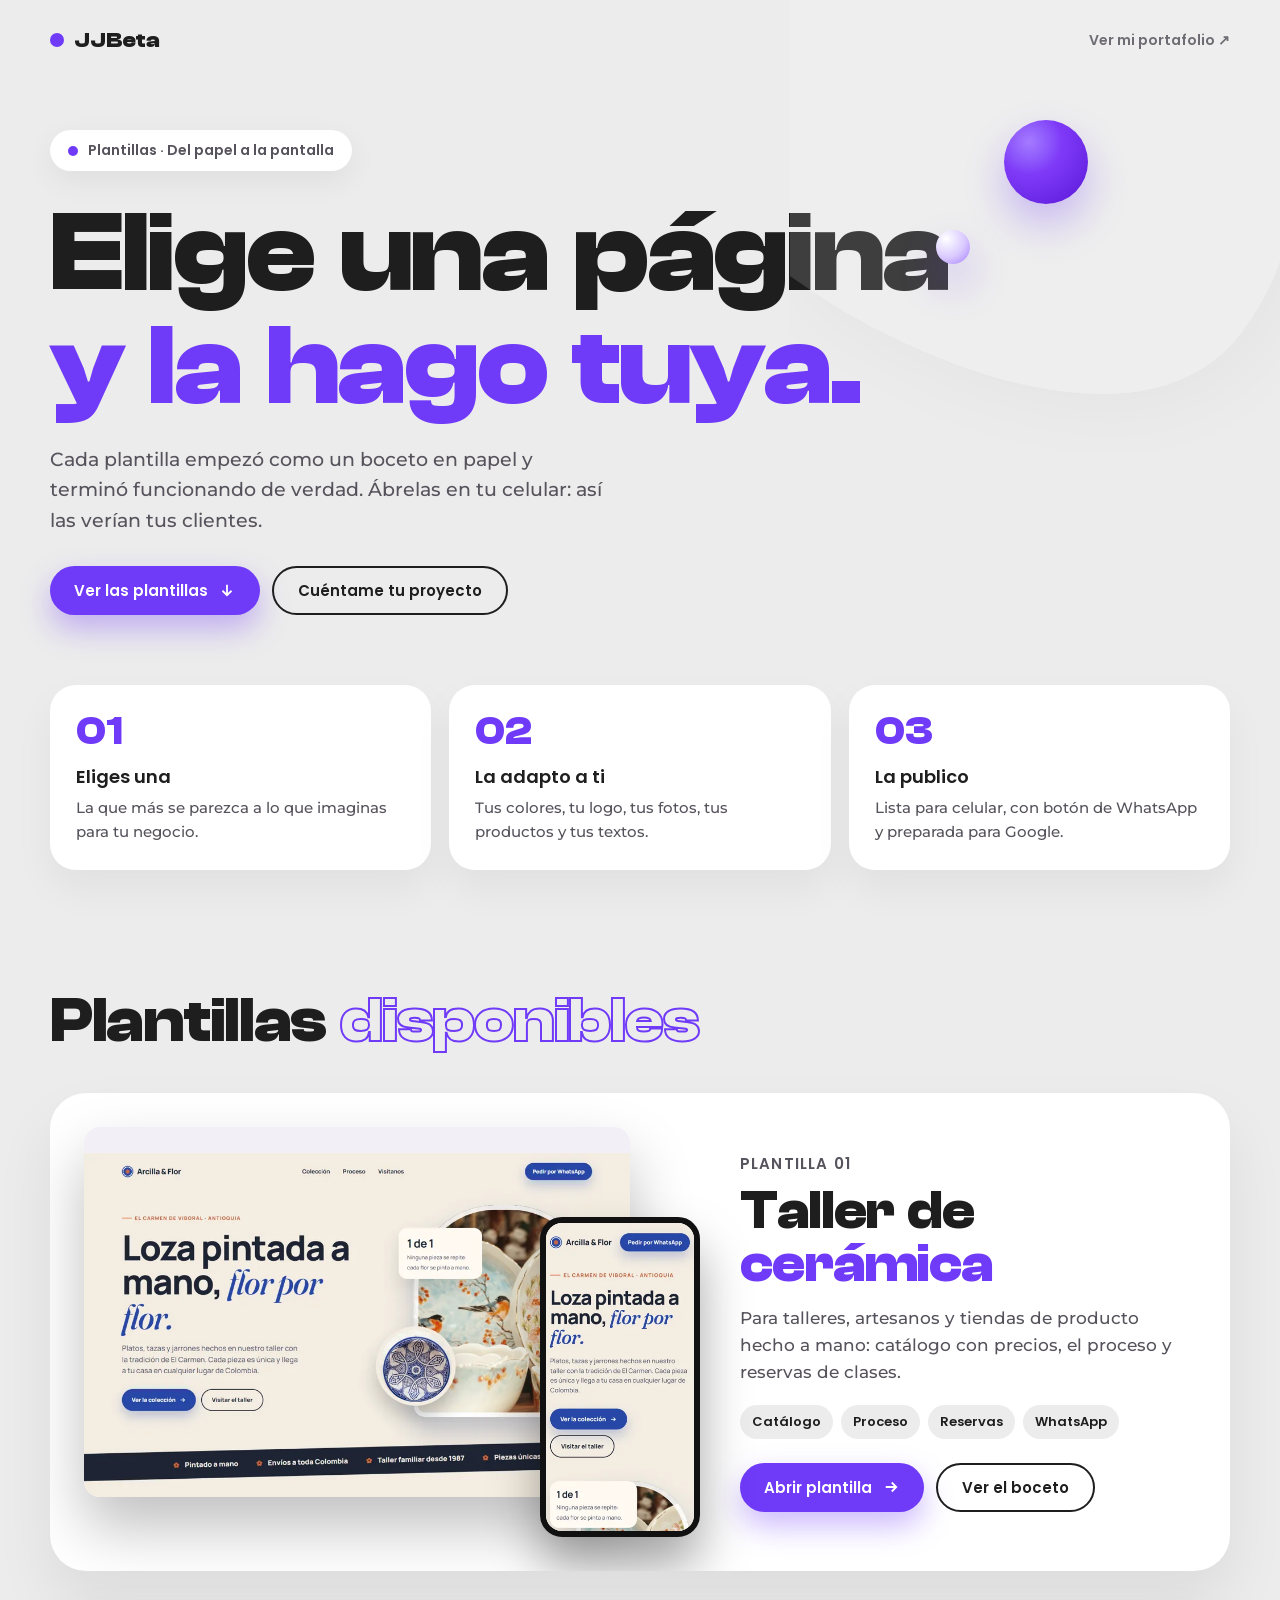
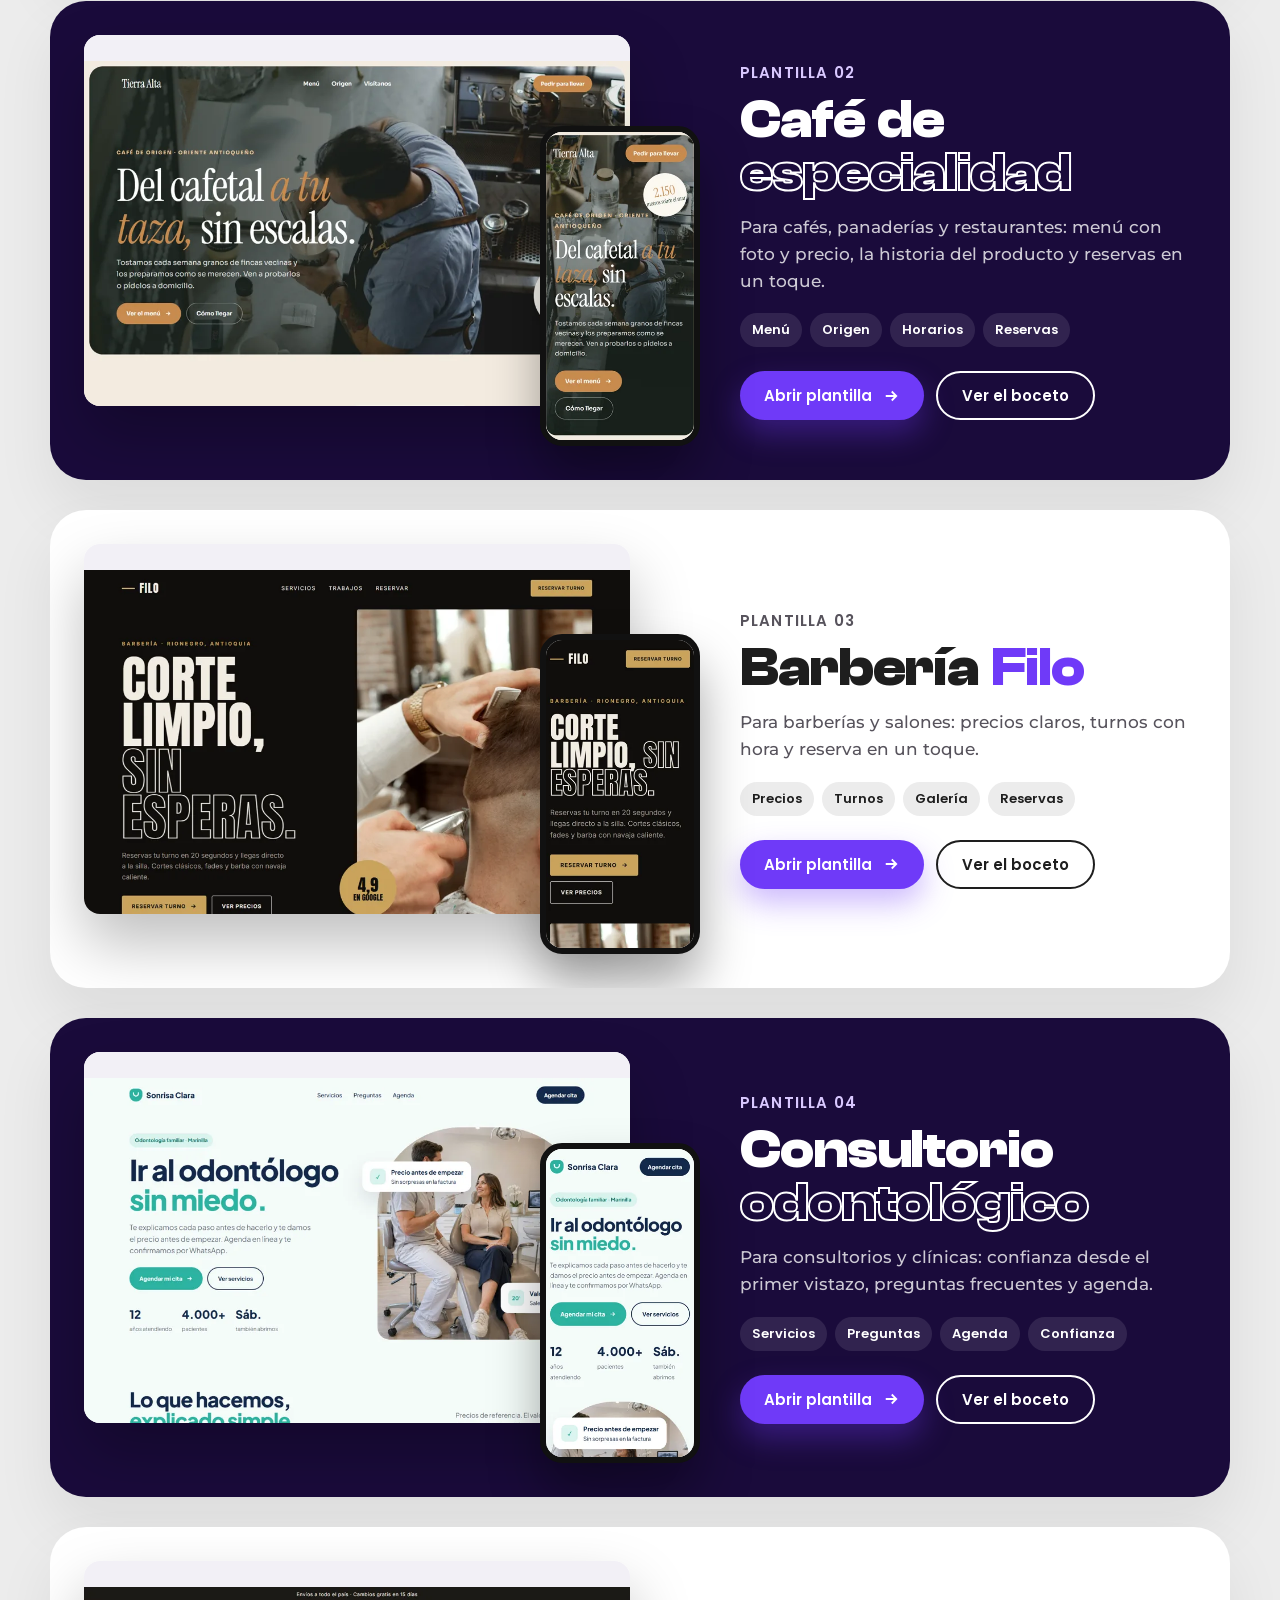
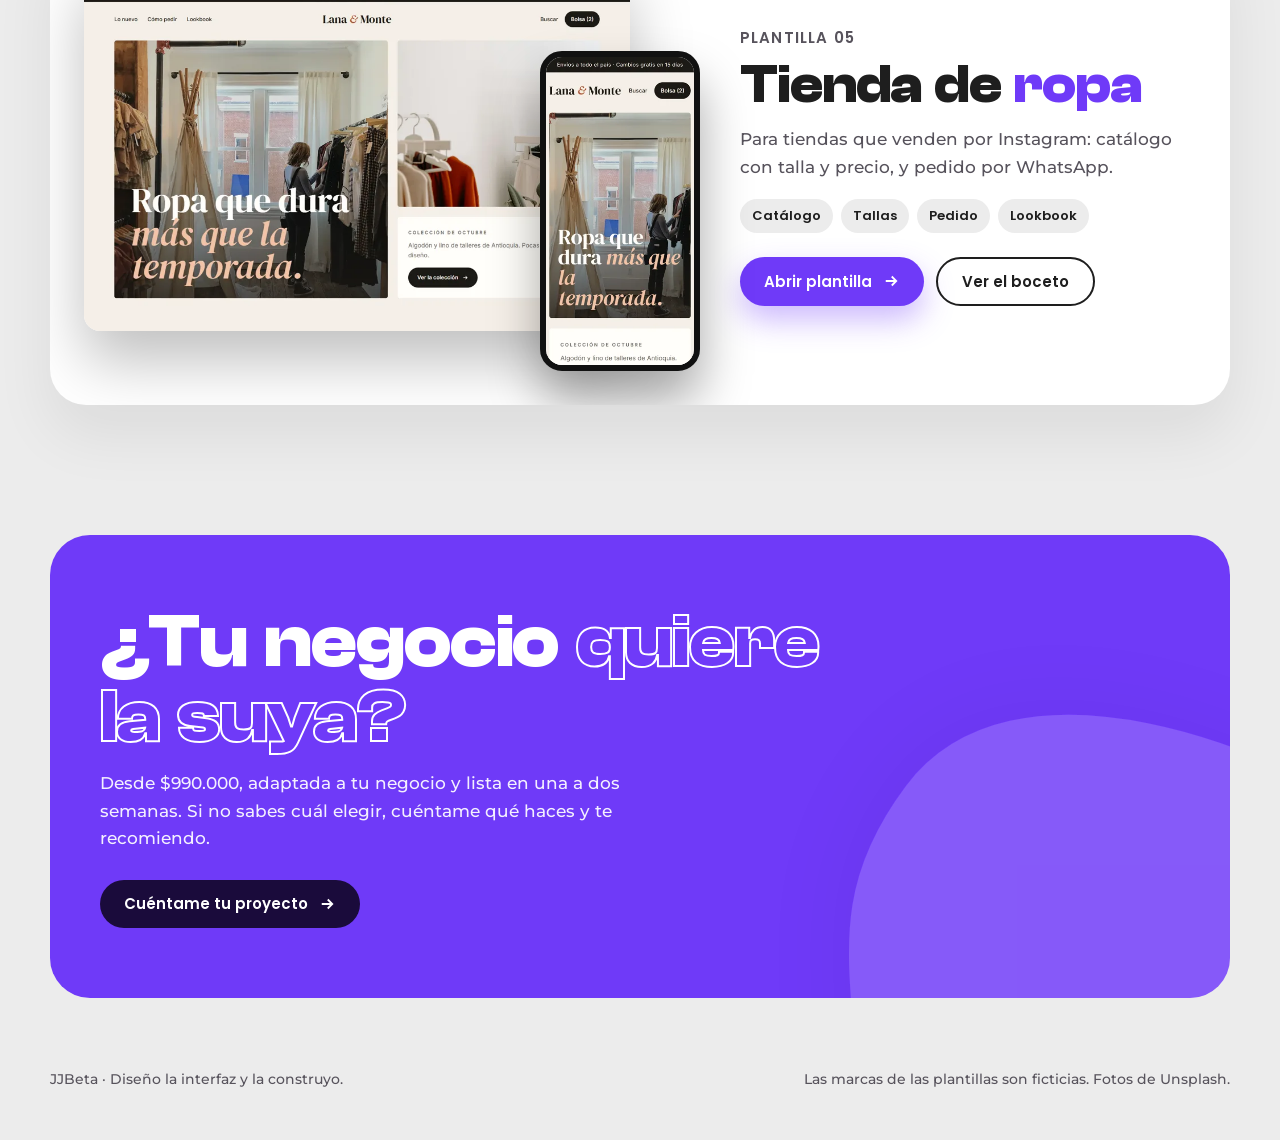
<file: index.html>
<!doctype html>
<html lang="es">
<head>
<meta charset="utf-8">
<meta name="viewport" content="width=device-width, initial-scale=1">
<title>Plantillas web · JJBeta</title>
<meta name="description" content="Plantillas de páginas web diseñadas y construidas por JJBeta. Elige una y la adapto a tu negocio.">
<meta property="og:title" content="Plantillas web · JJBeta">
<meta property="og:description" content="Elige una plantilla y la adapto a tu negocio con tus colores, tus fotos y tus productos.">
<meta property="og:image" content="https://jjbeta-dev.github.io/plantillas/assets/ceramica-portada.webp">
<link rel="icon" href="https://jjbeta-dev.github.io/favicon.svg">
<style>
@font-face { font-family: 'Clash Display'; font-weight: 700; font-display: swap; src: url('assets/clash-display-700.woff2') format('woff2'); }
@font-face { font-family: 'Poppins'; font-weight: 600; font-display: swap; src: url('assets/poppins-latin-600-normal.woff2') format('woff2'); }
@font-face { font-family: 'Montserrat'; font-weight: 500; font-display: swap; src: url('assets/montserrat-latin-500-normal.woff2') format('woff2'); }
:root {
  --bg: oklch(94.31% 0 0); --surface: oklch(100% 0 0); --main: oklch(53.87% 0.2584 286.8); --deep: oklch(20.74% 0.0865 291.29);
  --ink: oklch(23.5% 0 0); --soft: oklch(44.92% 0.0153 305.76); --v350: oklch(68.15% 0.1905 295.86); --v650: oklch(45.35% 0.2514 287.07);
  --v200: oklch(86.48% 0.0772 298.93); --sec: oklch(55.4% 0.258 292.25);
}
* { box-sizing: border-box; margin: 0; padding: 0; }
html { overflow-x: clip; scroll-behavior: smooth; }
body { background: var(--bg); color: var(--ink); font: 500 17px/1.6 'Montserrat', system-ui, sans-serif; }
a { color: inherit; text-decoration: none; }
.wrap { width: min(1180px, 100% - 48px); margin: 0 auto; }
.title { font-family: 'Clash Display', 'Poppins', sans-serif; font-weight: 700; letter-spacing: -.02em; word-spacing: .1em; line-height: .98; }
.acc { color: var(--main); }
.out { color: transparent; -webkit-text-stroke: 2px var(--main); }
.ball { position: absolute; border-radius: 50%; background: radial-gradient(circle at 30% 26%, var(--v350) 0%, var(--sec) 38%, var(--v650) 100%); box-shadow: 0 20px 40px oklch(from var(--main) l c h / .3); }
.ball.light { background: radial-gradient(circle at 30% 26%, #fff 0%, var(--v200) 55%, var(--v350) 100%); }
.pill { display: inline-flex; align-items: center; gap: 10px; font: 600 15px/1 'Poppins', sans-serif; padding: 15px 24px; border-radius: 99px; transition: transform .25s, box-shadow .25s; }
.pill:hover { transform: translateY(-2px); }
.pill.main { background: var(--main); color: #fff; box-shadow: 0 14px 30px oklch(from var(--main) l c h / .35); }
.pill.line { border: 2px solid var(--ink); }
.pill.dark { background: var(--deep); color: #fff; }
.pill svg { width: 18px; height: 18px; }
:focus-visible { outline: 3px solid var(--main); outline-offset: 3px; border-radius: 8px; }

nav { display: flex; justify-content: space-between; align-items: center; padding: 26px 0; }
.brand { font: 700 22px 'Clash Display'; letter-spacing: -.01em; display: flex; align-items: center; gap: 10px; }
.brand i { width: 14px; height: 14px; border-radius: 50%; background: var(--main); }
nav a.back { font: 600 14px 'Poppins'; color: var(--soft); }

header { position: relative; padding: 50px 0 90px; }
body { overflow-x: clip; }
header .blob { position: absolute; right: -180px; top: -120px; width: 620px; opacity: .14; pointer-events: none; }
.kicker { display: inline-flex; gap: 10px; align-items: center; font: 600 14px 'Poppins'; background: var(--surface); padding: 10px 18px; border-radius: 99px; box-shadow: 0 10px 30px oklch(0% 0 0 / .06); }
.kicker b { width: 10px; height: 10px; border-radius: 50%; background: var(--main); }
header h1 { font-size: clamp(52px, 9vw, 116px); margin: 26px 0 22px; max-width: 900px; }
header p { max-width: 560px; color: var(--soft); font-size: 19px; }
.actions { display: flex; gap: 12px; flex-wrap: wrap; margin-top: 30px; }

.steps { display: grid; grid-template-columns: repeat(3, 1fr); gap: 18px; margin-top: 70px; }
.step { background: var(--surface); border-radius: 26px; padding: 26px; box-shadow: 0 18px 40px oklch(0% 0 0 / .05); }
.step b { font: 700 40px 'Clash Display'; color: var(--main); display: block; line-height: 1; }
.step h3 { font: 600 18px 'Poppins'; margin: 12px 0 6px; }
.step p { color: var(--soft); font-size: 15px; }

.list { padding: 30px 0 100px; }
.list h2 { font-size: clamp(38px, 6vw, 64px); margin-bottom: 40px; }
.card { position: relative; display: grid; grid-template-columns: 1.35fr 1fr; gap: 40px; align-items: center; background: var(--surface); border-radius: 36px; padding: 34px; margin-bottom: 30px; box-shadow: 0 30px 60px oklch(0% 0 0 / .07); overflow: hidden; }
.card.dark { background: var(--deep); color: #fff; }
.card.dark p { color: oklch(100% 0 0 / .78); }
.card.dark .out { -webkit-text-stroke-color: #fff; }
.shots { position: relative; display: block; aspect-ratio: 960 / 640; }
.shots .web { position: absolute; inset: 0 70px 40px 0; border-radius: 16px; overflow: hidden; box-shadow: 0 30px 60px oklch(0% 0 0 / .25); background: #fff; transition: transform .5s; }
.shots .web::before { content: ''; display: block; height: 26px; background: #f2f0f6 radial-gradient(circle at 16px 13px, #ff5f57 4px, transparent 5px), radial-gradient(circle at 32px 13px, #febc2e 4px, transparent 5px); background-color: #f2f0f6; }
.shots .web img { display: block; width: 100%; height: calc(100% - 26px); object-fit: cover; object-position: top; }
.shots .phone { position: absolute; right: 0; bottom: 0; width: 26%; border-radius: 22px; overflow: hidden; border: 6px solid #111; background: #fff; box-shadow: 0 30px 50px oklch(0% 0 0 / .35); transition: transform .5s; }
.shots .phone { aspect-ratio: 300 / 600; }
.shots .phone img { display: block; width: 100%; height: 100%; object-fit: cover; object-position: top; }
.card:hover .web { transform: translateY(-6px) rotate(-.6deg); }
.card:hover .phone { transform: translateY(-14px); }
.num { font: 700 15px 'Poppins'; color: var(--main); letter-spacing: .08em; }
.card.dark .num { color: var(--v200); }
.card h3 { font-size: clamp(34px, 4.6vw, 54px); margin: 10px 0 14px; }
.card p { color: var(--soft); }
.tags { display: flex; flex-wrap: wrap; gap: 8px; margin: 18px 0 24px; }
.tags span { font: 600 13px 'Poppins'; padding: 7px 12px; border-radius: 99px; background: var(--bg); color: var(--ink); }
.card.dark .tags span { background: oklch(100% 0 0 / .1); color: #fff; }
.card.dark .pill.line { border-color: #fff; }

.cta { position: relative; background: var(--main); color: #fff; border-radius: 40px; padding: 70px 50px; overflow: hidden; margin-bottom: 70px; }
.cta .blob { position: absolute; right: -200px; bottom: -220px; width: 720px; opacity: .16; transform: rotate(180deg); }
.cta h2 { font-size: clamp(40px, 6vw, 76px); max-width: 760px; }
.cta .out { -webkit-text-stroke-color: #fff; }
.cta p { max-width: 520px; margin-top: 16px; opacity: .92; }
.cta .pill.dark { margin-top: 28px; }
footer { padding: 0 0 50px; color: var(--soft); font-size: 14px; display: flex; justify-content: space-between; gap: 16px; flex-wrap: wrap; }

@media (max-width: 760px) {
  header { padding: 30px 0 60px; }
  header .ball { display: none; }
  header p { font-size: 16px; }
  .steps { grid-template-columns: 1fr; margin-top: 46px; }
  .card { grid-template-columns: 1fr; padding: 22px; gap: 22px; border-radius: 28px; }
  .cta { padding: 46px 26px; border-radius: 30px; }
}
@media (prefers-reduced-motion: reduce) { * { transition: none !important; scroll-behavior: auto !important; } }
</style>
</head>
<body>
<div class="wrap">
  <nav aria-label="Principal">
    <a class="brand" href="https://jjbeta-dev.github.io/"><i></i>JJBeta</a>
    <a class="back" href="https://jjbeta-dev.github.io/">Ver mi portafolio ↗</a>
  </nav>

  <header>
    <img class="blob" src="assets/shape-1.svg" alt="">
    <span class="ball" style="right:12%;top:40px;width:84px;height:84px"></span>
    <span class="ball light" style="right:22%;top:150px;width:34px;height:34px"></span>
    <p class="kicker"><b></b>Plantillas · Del papel a la pantalla</p>
    <h1 class="title">Elige una página <span class="acc">y la hago tuya.</span></h1>
    <p>Cada plantilla empezó como un boceto en papel y terminó funcionando de verdad. Ábrelas en tu celular: así las verían tus clientes.</p>
    <div class="actions">
      <a class="pill main" href="#plantillas">Ver las plantillas <svg viewBox="0 0 24 24" fill="none" stroke="currentColor" stroke-width="2.4"><path d="M12 5v14M6 13l6 6 6-6"/></svg></a>
      <a class="pill line" href="https://forms.gle/bNtF5H3zBWjkUrcp8" target="_blank" rel="noopener">Cuéntame tu proyecto</a>
    </div>
    <div class="steps">
      <div class="step"><b>01</b><h3>Eliges una</h3><p>La que más se parezca a lo que imaginas para tu negocio.</p></div>
      <div class="step"><b>02</b><h3>La adapto a ti</h3><p>Tus colores, tu logo, tus fotos, tus productos y tus textos.</p></div>
      <div class="step"><b>03</b><h3>La publico</h3><p>Lista para celular, con botón de WhatsApp y preparada para Google.</p></div>
    </div>
  </header>

  <section class="list" id="plantillas">
    <h2 class="title">Plantillas <span class="out">disponibles</span></h2>

    <article class="card">
      <a class="shots" href="ceramica/" aria-label="Abrir la plantilla de taller de cerámica">
        <span class="web"><img src="assets/ceramica-portada.webp" alt="Página de un taller de cerámica en computador"></span>
        <span class="phone"><img src="assets/ceramica-movil.webp" alt="La misma página en celular"></span>
      </a>
      <div>
        <p class="num">PLANTILLA 01</p>
        <h3 class="title">Taller de <span class="acc">cerámica</span></h3>
        <p>Para talleres, artesanos y tiendas de producto hecho a mano: catálogo con precios, el proceso y reservas de clases.</p>
        <div class="tags"><span>Catálogo</span><span>Proceso</span><span>Reservas</span><span>WhatsApp</span></div>
        <div class="actions" style="margin-top:0">
          <a class="pill main" href="ceramica/">Abrir plantilla <svg viewBox="0 0 24 24" fill="none" stroke="currentColor" stroke-width="2.4"><path d="M5 12h14M13 6l6 6-6 6"/></svg></a>
          <a class="pill line" href="ceramica/?sketch">Ver el boceto</a>
        </div>
      </div>
    </article>

    <article class="card dark">
      <a class="shots" href="cafe/" aria-label="Abrir la plantilla de cafetería">
        <span class="web"><img src="assets/cafe-portada.webp" alt="Página de una cafetería en computador"></span>
        <span class="phone"><img src="assets/cafe-movil.webp" alt="La misma página en celular"></span>
      </a>
      <div>
        <p class="num">PLANTILLA 02</p>
        <h3 class="title">Café de <span class="out">especialidad</span></h3>
        <p>Para cafés, panaderías y restaurantes: menú con foto y precio, la historia del producto y reservas en un toque.</p>
        <div class="tags"><span>Menú</span><span>Origen</span><span>Horarios</span><span>Reservas</span></div>
        <div class="actions" style="margin-top:0">
          <a class="pill main" href="cafe/">Abrir plantilla <svg viewBox="0 0 24 24" fill="none" stroke="currentColor" stroke-width="2.4"><path d="M5 12h14M13 6l6 6-6 6"/></svg></a>
          <a class="pill line" href="cafe/?sketch">Ver el boceto</a>
        </div>
      </div>
    </article>

    <article class="card">
      <a class="shots" href="barberia/" aria-label="Abrir la plantilla 03">
        <span class="web"><img src="assets/barberia-portada.webp" alt="Plantilla 03 en computador"></span>
        <span class="phone"><img src="assets/barberia-movil.webp" alt="Plantilla 03 en celular"></span>
      </a>
      <div>
        <p class="num">PLANTILLA 03</p>
        <h3 class="title">Barbería <span class="acc">Filo</span></h3>
        <p>Para barberías y salones: precios claros, turnos con hora y reserva en un toque.</p>
        <div class="tags"><span>Precios</span><span>Turnos</span><span>Galería</span><span>Reservas</span></div>
        <div class="actions" style="margin-top:0">
          <a class="pill main" href="barberia/">Abrir plantilla <svg viewBox="0 0 24 24" fill="none" stroke="currentColor" stroke-width="2.4"><path d="M5 12h14M13 6l6 6-6 6"/></svg></a>
          <a class="pill line" href="barberia/?sketch">Ver el boceto</a>
        </div>
      </div>
    </article>

    <article class="card dark">
      <a class="shots" href="odontologia/" aria-label="Abrir la plantilla 04">
        <span class="web"><img src="assets/odontologia-portada.webp" alt="Plantilla 04 en computador"></span>
        <span class="phone"><img src="assets/odontologia-movil.webp" alt="Plantilla 04 en celular"></span>
      </a>
      <div>
        <p class="num">PLANTILLA 04</p>
        <h3 class="title">Consultorio <span class="out">odontológico</span></h3>
        <p>Para consultorios y clínicas: confianza desde el primer vistazo, preguntas frecuentes y agenda.</p>
        <div class="tags"><span>Servicios</span><span>Preguntas</span><span>Agenda</span><span>Confianza</span></div>
        <div class="actions" style="margin-top:0">
          <a class="pill main" href="odontologia/">Abrir plantilla <svg viewBox="0 0 24 24" fill="none" stroke="currentColor" stroke-width="2.4"><path d="M5 12h14M13 6l6 6-6 6"/></svg></a>
          <a class="pill line" href="odontologia/?sketch">Ver el boceto</a>
        </div>
      </div>
    </article>

    <article class="card">
      <a class="shots" href="ropa/" aria-label="Abrir la plantilla 05">
        <span class="web"><img src="assets/ropa-portada.webp" alt="Plantilla 05 en computador"></span>
        <span class="phone"><img src="assets/ropa-movil.webp" alt="Plantilla 05 en celular"></span>
      </a>
      <div>
        <p class="num">PLANTILLA 05</p>
        <h3 class="title">Tienda de <span class="acc">ropa</span></h3>
        <p>Para tiendas que venden por Instagram: catálogo con talla y precio, y pedido por WhatsApp.</p>
        <div class="tags"><span>Catálogo</span><span>Tallas</span><span>Pedido</span><span>Lookbook</span></div>
        <div class="actions" style="margin-top:0">
          <a class="pill main" href="ropa/">Abrir plantilla <svg viewBox="0 0 24 24" fill="none" stroke="currentColor" stroke-width="2.4"><path d="M5 12h14M13 6l6 6-6 6"/></svg></a>
          <a class="pill line" href="ropa/?sketch">Ver el boceto</a>
        </div>
      </div>
    </article>
  </section>

  <section class="cta">
    <img class="blob" src="assets/shape-1.svg" alt="">
    <h2 class="title">¿Tu negocio <span class="out">quiere la suya?</span></h2>
    <p>Desde $990.000, adaptada a tu negocio y lista en una a dos semanas. Si no sabes cuál elegir, cuéntame qué haces y te recomiendo.</p>
    <a class="pill dark" href="https://forms.gle/bNtF5H3zBWjkUrcp8" target="_blank" rel="noopener">Cuéntame tu proyecto <svg viewBox="0 0 24 24" fill="none" stroke="currentColor" stroke-width="2.4"><path d="M5 12h14M13 6l6 6-6 6"/></svg></a>
  </section>

  <footer><span>JJBeta · Diseño la interfaz y la construyo.</span><span>Las marcas de las plantillas son ficticias. Fotos de Unsplash.</span></footer>
</div>
</body>
</html>
</file>
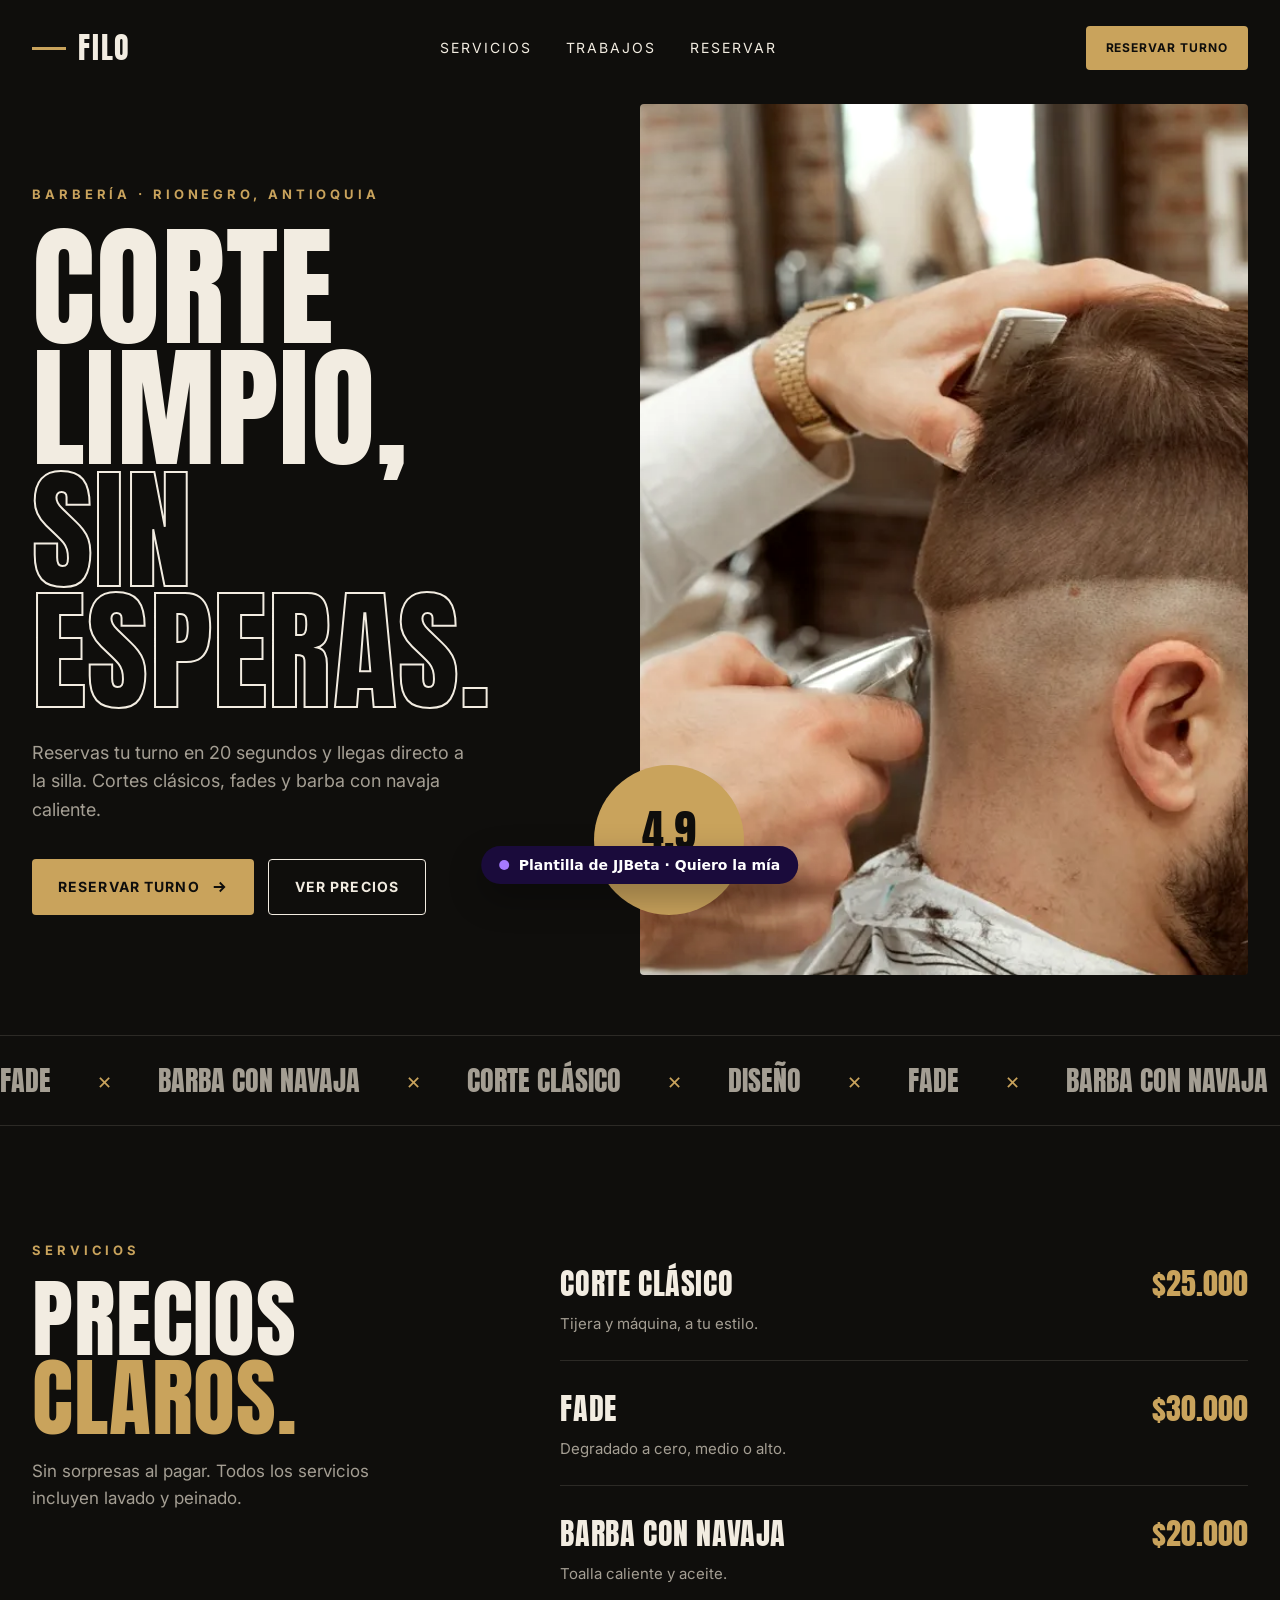
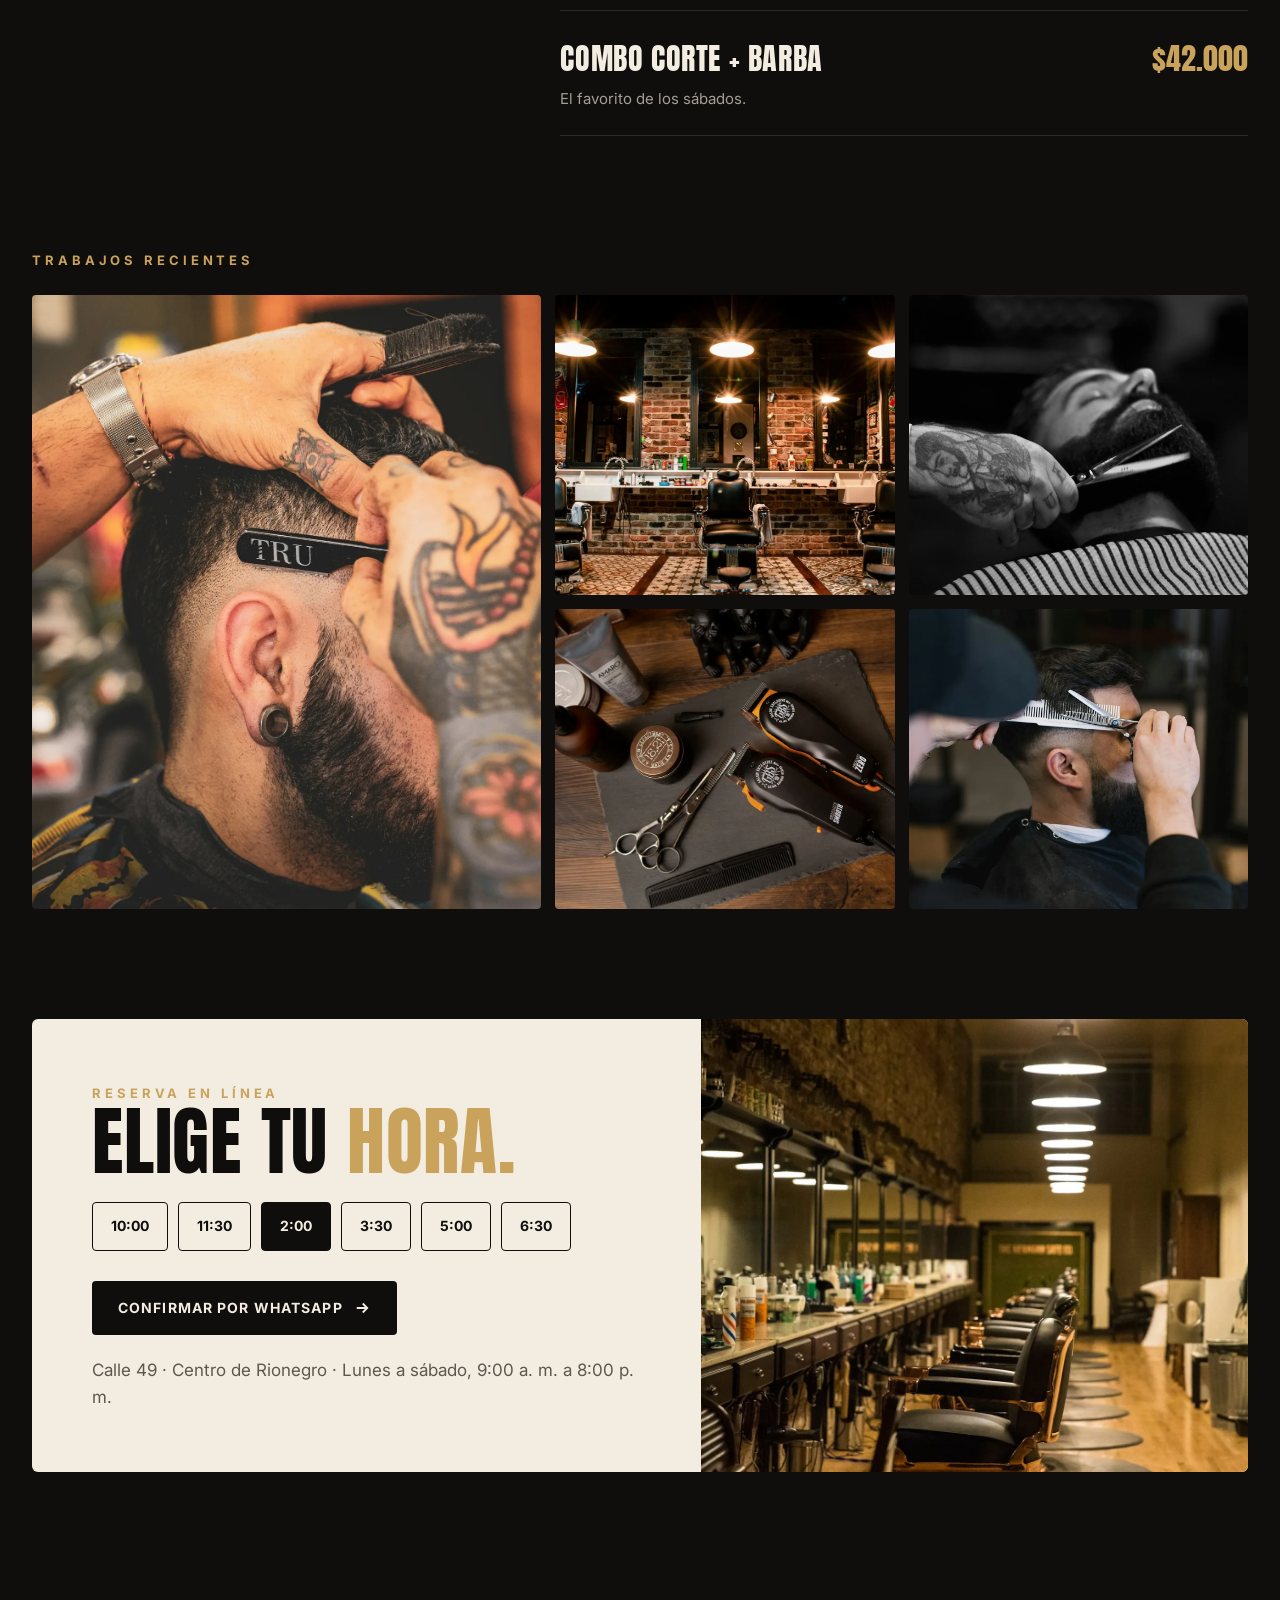
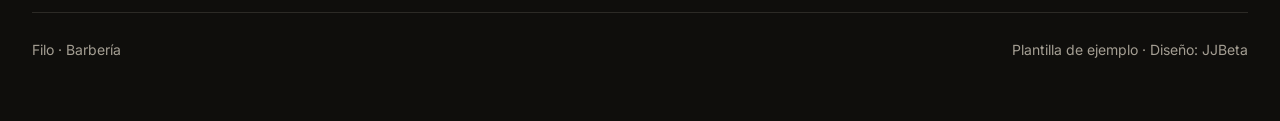
<file: barberia/index.html>
<!doctype html>
<html lang="es">
<head>
<meta charset="utf-8">
<meta name="viewport" content="width=device-width, initial-scale=1">
<meta name="robots" content="noindex">
<meta property="og:title" content="Filo · Plantilla de ejemplo de JJBeta">
<title>Filo · Barbería en Rionegro</title>
<link rel="preconnect" href="https://fonts.googleapis.com">
<link href="https://fonts.googleapis.com/css2?family=Anton&family=Inter:wght@400;500;700&display=swap" rel="stylesheet">
<link rel="stylesheet" href="../_boceto.css">
<style>
:root { --ink: #0f0e0c; --coal: #1a1916; --ivory: #f2ece1; --brass: #c9a35c; --brass-2: #e4c88f; --muted: #a49e93; }
* { box-sizing: border-box; margin: 0; padding: 0; }
html { overflow-x: clip; }
body { background: var(--ink); color: var(--ivory); font: 400 17px/1.6 'Inter', sans-serif; }
a { color: inherit; text-decoration: none; }
button { border: 0; background: none; font: inherit; color: inherit; cursor: pointer; }
.wrap { width: min(1240px, 100% - 64px); margin: 0 auto; }
.display { font-family: 'Anton', sans-serif; text-transform: uppercase; letter-spacing: .01em; line-height: .92; font-weight: 400; }
.gold { color: var(--brass); }
.pill { display: inline-flex; align-items: center; gap: 10px; padding: 16px 26px; border-radius: 4px; font-weight: 700; font-size: 14px; letter-spacing: .08em; text-transform: uppercase; }
.pill.solid { background: var(--brass); color: var(--ink); }
.pill.line { border: 1.5px solid var(--ivory); }
.pill svg { width: 18px; height: 18px; }
.kicker { font-size: 13px; letter-spacing: .3em; text-transform: uppercase; color: var(--brass); font-weight: 700; }

nav { display: flex; justify-content: space-between; align-items: center; padding: 24px 0; }
.logo { font-family: 'Anton', sans-serif; font-size: 30px; letter-spacing: .06em; display: flex; align-items: center; gap: 12px; }
.logo i { width: 34px; height: 3px; background: var(--brass); }
nav ul { display: flex; gap: 34px; list-style: none; font-size: 14px; letter-spacing: .14em; text-transform: uppercase; }
.nav-cta { padding: 12px 20px; font-size: 12px; }

.hero { display: grid; grid-template-columns: 1fr 1fr; min-height: 720px; margin-top: 8px; }
.hero-txt { padding: 80px 60px 60px 0; display: flex; flex-direction: column; justify-content: center; }
.hero h1 { font-size: 132px; margin: 22px 0 26px; }
.hero h1 span { -webkit-text-stroke: 2px var(--ivory); color: transparent; }
.hero p { color: var(--muted); max-width: 440px; font-size: 18px; }
.actions { display: flex; gap: 14px; margin-top: 34px; flex-wrap: wrap; }
.hero .ph { position: relative; }
.hero .ph img { width: 100%; height: 100%; object-fit: cover; filter: grayscale(.2) contrast(1.05); display: block; border-radius: 4px; }
.stamp { position: absolute; left: -46px; bottom: 60px; width: 150px; height: 150px; border-radius: 50%; background: var(--brass); color: var(--ink); display: grid; place-items: center; text-align: center; font-family: 'Anton'; font-size: 20px; line-height: 1.05; text-transform: uppercase; z-index: 2; }
.stamp b { display: block; font-size: 44px; font-weight: 400; }

.band { border-block: 1px solid #2c2a26; margin-top: 60px; padding: 22px 0; overflow: hidden; white-space: nowrap; font-family: 'Anton'; font-size: 28px; text-transform: uppercase; color: var(--muted); }
.band span { margin-right: 46px; } .band span::after { content: '✕'; color: var(--brass); margin-left: 46px; font-size: 18px; vertical-align: middle; }

.services { padding: 110px 0; display: grid; grid-template-columns: .8fr 1.2fr; gap: 70px; }
.services h2 { font-size: 86px; margin-top: 16px; }
.services aside p { color: var(--muted); margin-top: 20px; max-width: 360px; }
.row { display: grid; grid-template-columns: 1fr auto; gap: 20px; align-items: baseline; padding: 24px 0; border-bottom: 1px solid #2c2a26; }
.row h3 { font-family: 'Anton'; font-weight: 400; font-size: 30px; text-transform: uppercase; letter-spacing: .02em; }
.row p { color: var(--muted); font-size: 15px; margin-top: 4px; }
.row b { font-family: 'Anton'; font-weight: 400; font-size: 30px; color: var(--brass); }

.gallery { display: grid; grid-template-columns: 1.2fr .8fr .8fr; grid-template-rows: 300px 300px; gap: 14px; }
.gallery .ph { overflow: hidden; border-radius: 4px; }
.gallery .ph:first-child { grid-row: span 2; }
.gallery img { width: 100%; height: 100%; object-fit: cover; transition: transform .6s; }
.gallery .ph:hover img { transform: scale(1.05); }

.book { margin: 110px 0; background: var(--ivory); color: var(--ink); border-radius: 6px; display: grid; grid-template-columns: 1.1fr .9fr; overflow: hidden; }
.book .txt { padding: 60px; }
.book h2 { font-size: 76px; }
.book h2 span { color: var(--brass); }
.slots { display: flex; flex-wrap: wrap; gap: 10px; margin: 26px 0 30px; }
.chip { padding: 12px 18px; border: 1.5px solid var(--ink); border-radius: 4px; font-weight: 700; font-size: 14px; }
.chip.on { background: var(--ink); color: var(--ivory); }
.book .ph { min-height: 420px; position: relative; }
.book .ph img { position: absolute; inset: 0; width: 100%; height: 100%; object-fit: cover; }
.book .pill.solid { background: var(--ink); color: var(--ivory); }

footer { padding: 30px 0 60px; color: var(--muted); font-size: 14px; }
footer .wrap { display: flex; justify-content: space-between; border-top: 1px solid #2c2a26; padding-top: 26px; }

@media (max-width: 760px) {
  .wrap { width: calc(100% - 36px); }
  nav ul { display: none; }
  .hero { grid-template-columns: 1fr; }
  .hero-txt { padding: 40px 0 50px; }
  .hero h1 { font-size: 76px; }
  .hero .ph { height: 420px; }
  .stamp { left: auto; right: 16px; bottom: -36px; width: 110px; height: 110px; font-size: 15px; }
  .stamp b { font-size: 32px; }
  .band { font-size: 20px; }
  .services { grid-template-columns: 1fr; gap: 30px; padding: 80px 0; }
  .services h2 { font-size: 60px; }
  .row h3, .row b { font-size: 24px; }
  .gallery { grid-template-columns: 1fr 1fr; grid-template-rows: 220px 160px 160px; }
  .gallery .ph:first-child { grid-column: span 2; grid-row: auto; }
  .book { grid-template-columns: 1fr; margin: 80px 0; }
  .book .txt { padding: 36px 24px; }
  .book h2 { font-size: 52px; }
  .book .ph { min-height: 260px; }
  footer .wrap { flex-direction: column; gap: 8px; }
}
</style>
</head>
<body>
<div class="wrap">
  <nav aria-label="Principal"><a class="logo" href="#"><i></i>FILO</a><ul><li><a href="#servicios">Servicios</a></li><li><a href="#trabajos">Trabajos</a></li><li><a href="#reservar">Reservar</a></li></ul><a class="pill solid nav-cta" href="#reservar">Reservar turno</a></nav>
  <header class="hero">
    <div class="hero-txt">
      <span class="kicker">Barbería · Rionegro, Antioquia</span>
      <h1 class="display">Corte limpio, <span>sin esperas.</span></h1>
      <p>Reservas tu turno en 20 segundos y llegas directo a la silla. Cortes clásicos, fades y barba con navaja caliente.</p>
      <div class="actions"><a class="pill solid" href="#reservar">Reservar turno <svg viewBox="0 0 24 24" fill="none" stroke="currentColor" stroke-width="2.4"><path d="M5 12h14M13 6l6 6-6 6"/></svg></a><a class="pill line" href="#servicios">Ver precios</a></div>
    </div>
    <div class="ph"><img src="fotos/u-1593702275687-f8b402bf1fb5.webp" alt="Barbero haciendo un fade"><div class="stamp"><span><b>4,9</b>en Google</span></div></div>
  </header>
</div>
<div class="band"><span>Fade</span><span>Barba con navaja</span><span>Corte clásico</span><span>Diseño</span><span>Fade</span><span>Barba con navaja</span><span>Corte clásico</span></div>

<main class="wrap">
  <section class="services" id="servicios">
    <aside><span class="kicker">Servicios</span><h2 class="display">Precios <span class="gold">claros.</span></h2><p>Sin sorpresas al pagar. Todos los servicios incluyen lavado y peinado.</p></aside>
    <div>
      <div class="row"><div><h3>Corte clásico</h3><p>Tijera y máquina, a tu estilo.</p></div><b>$25.000</b></div>
      <div class="row"><div><h3>Fade</h3><p>Degradado a cero, medio o alto.</p></div><b>$30.000</b></div>
      <div class="row"><div><h3>Barba con navaja</h3><p>Toalla caliente y aceite.</p></div><b>$20.000</b></div>
      <div class="row"><div><h3>Combo corte + barba</h3><p>El favorito de los sábados.</p></div><b>$42.000</b></div>
    </div>
  </section>
  <section id="trabajos">
    <span class="kicker">Trabajos recientes</span>
    <div class="gallery" style="margin-top:22px">
      <div class="ph"><img src="fotos/u-1599351431202-1e0f0137899a.webp" alt="Barbero con navaja"></div>
      <div class="ph"><img src="fotos/u-1585747860715-2ba37e788b70.webp" alt="Sillas de barbería"></div>
      <div class="ph"><img src="fotos/u-1517832606299-7ae9b720a186.webp" alt="Arreglo de barba"></div>
      <div class="ph"><img src="fotos/u-1621605815971-fbc98d665033.webp" alt="Herramientas de barbería"></div>
      <div class="ph"><img src="fotos/u-1647140655214-e4a2d914971f.webp" alt="Corte con tijera"></div>
    </div>
  </section>
  <section class="book" id="reservar">
    <div class="txt">
      <span class="kicker">Reserva en línea</span>
      <h2 class="display">Elige tu <span>hora.</span></h2>
      <div class="slots" role="group" aria-label="Horas disponibles hoy"><button class="chip">10:00</button><button class="chip">11:30</button><button class="chip on">2:00</button><button class="chip">3:30</button><button class="chip">5:00</button><button class="chip">6:30</button></div>
      <a class="pill solid" href="#">Confirmar por WhatsApp <svg viewBox="0 0 24 24" fill="none" stroke="currentColor" stroke-width="2.4"><path d="M5 12h14M13 6l6 6-6 6"/></svg></a>
      <p style="margin-top:22px;color:#5d584f">Calle 49 · Centro de Rionegro · Lunes a sábado, 9:00 a. m. a 8:00 p. m.</p>
    </div>
    <div class="ph"><img src="fotos/u-1536520002442-39764a41e987.webp" alt="Interior de la barbería"></div>
  </section>
</main>
<footer><div class="wrap"><span>Filo · Barbería</span><span>Plantilla de ejemplo · Diseño: JJBeta</span></div></footer>

<a href="https://jjbeta-dev.github.io/plantillas/" style="position:fixed;left:50%;bottom:16px;transform:translateX(-50%);z-index:99;display:flex;gap:10px;align-items:center;background:oklch(20.74% 0.0865 291.29);color:#fff;font:600 14px/1 system-ui,sans-serif;padding:12px 18px;border-radius:99px;box-shadow:0 14px 34px rgb(0 0 0 / .3);text-decoration:none;white-space:nowrap"><span style="width:10px;height:10px;border-radius:50%;background:oklch(68.15% 0.1905 295.86)"></span>Plantilla de JJBeta · Quiero la mía</a>
<script src="../_boceto.js"></script>
</body>
</html>
</file>
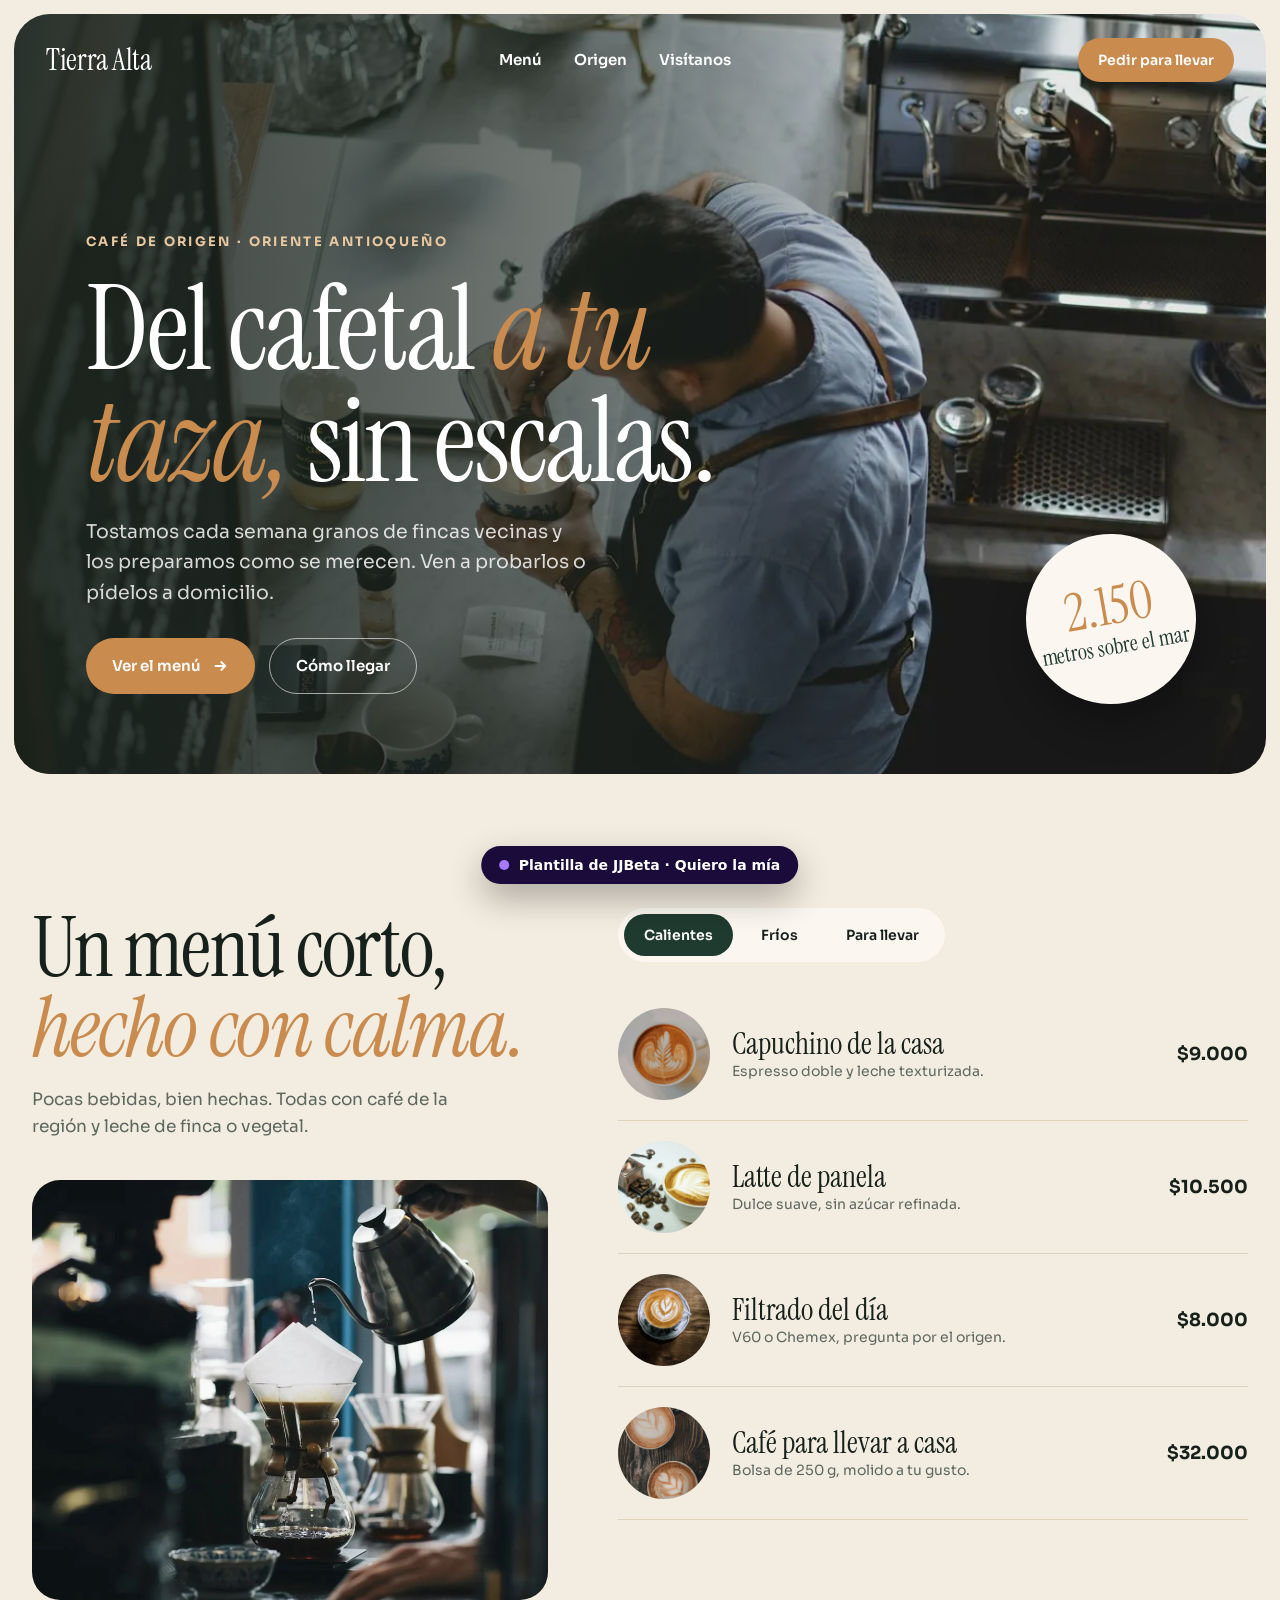
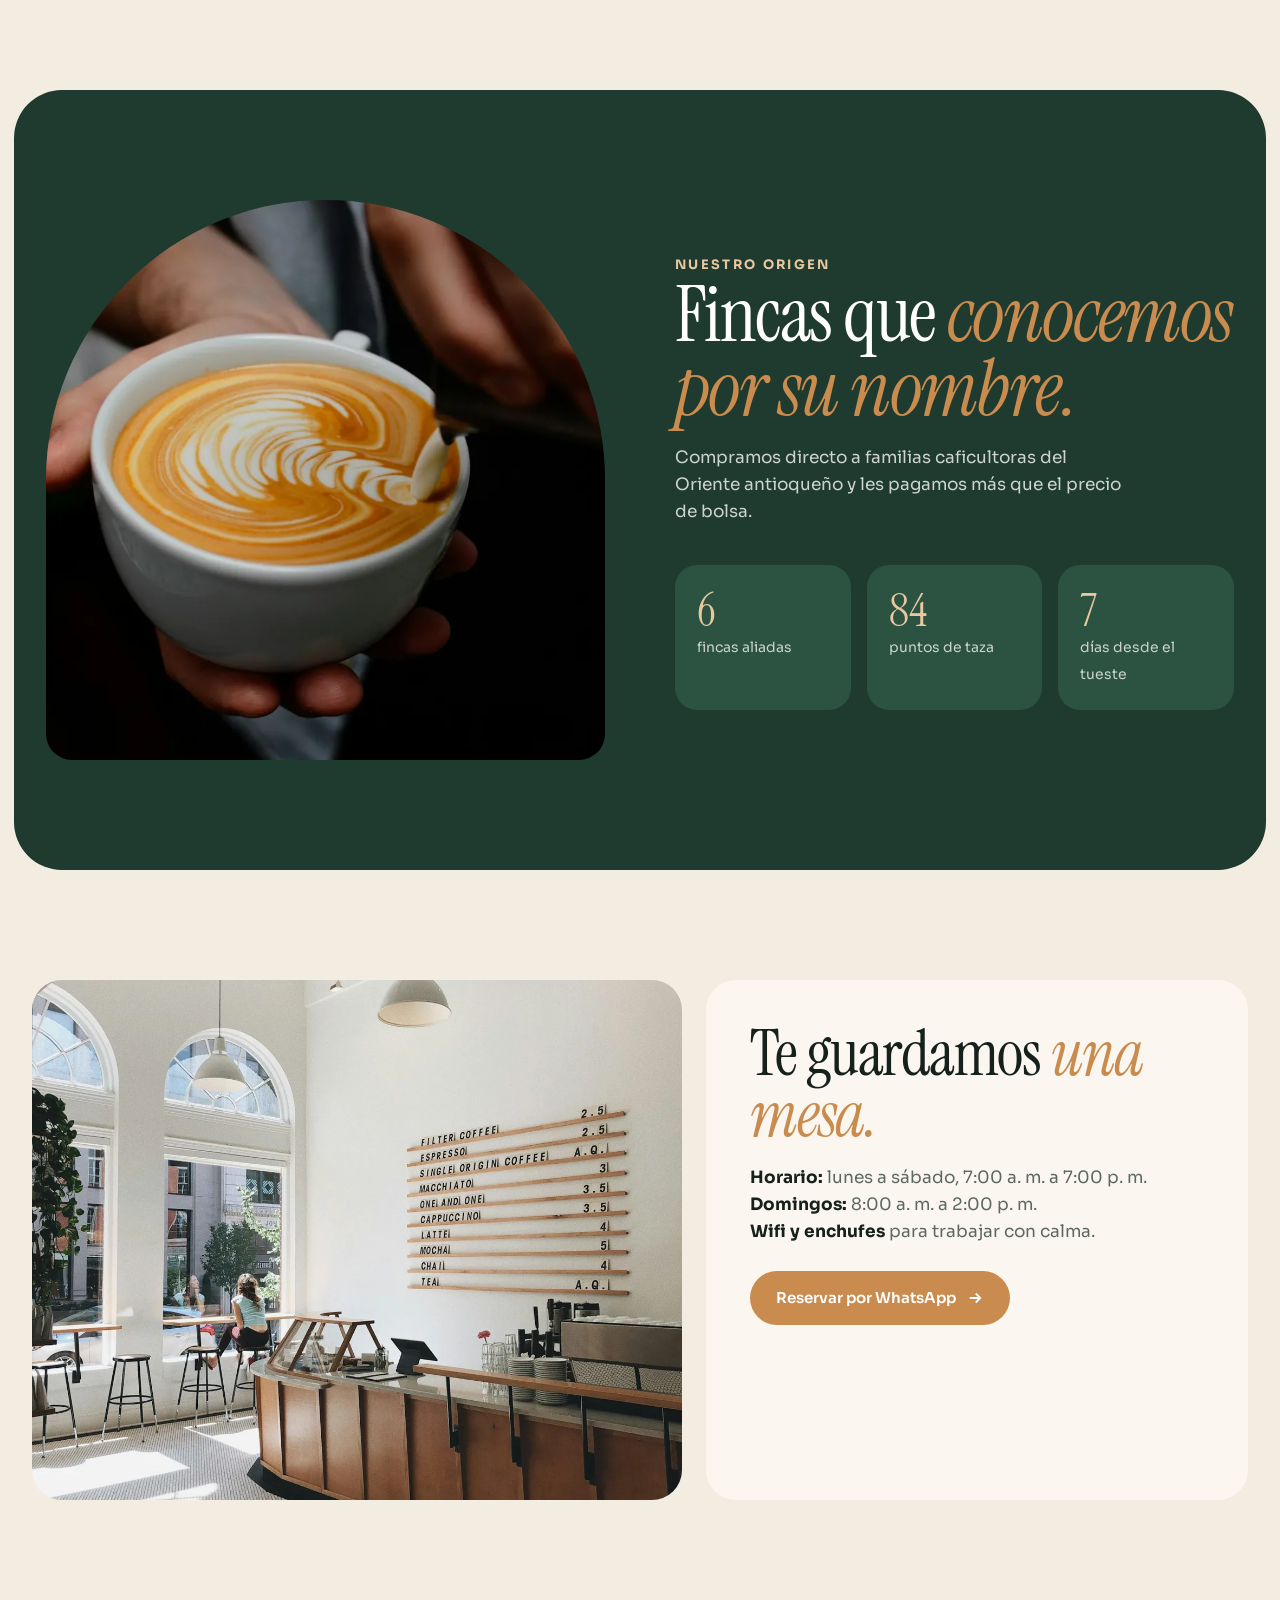
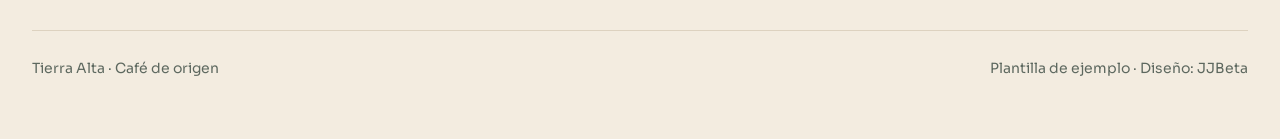
<file: cafe/index.html>
<!doctype html>
<html lang="es">
<head>
<meta charset="utf-8">
<meta name="viewport" content="width=device-width, initial-scale=1">
<meta name="robots" content="noindex">
<meta property="og:title" content="Tierra Alta · Plantilla de ejemplo de JJBeta">
<title>Tierra Alta · Café de origen del Oriente antioqueño</title>
<link rel="preconnect" href="https://fonts.googleapis.com">
<link href="https://fonts.googleapis.com/css2?family=Instrument+Serif:ital@0;1&family=Sora:wght@400;600;700&display=swap" rel="stylesheet">
<style>
:root { --green: #1f3a2e; --green-2: #2c5241; --cream: #f3ece0; --paper: #fbf7f0; --caramel: #c98b4e; --ink: #17211b; --soft: #5d685f; }
* { box-sizing: border-box; margin: 0; padding: 0; }
html { overflow-x: clip; }
body { background: var(--cream); color: var(--ink); font: 400 17px/1.6 'Sora', sans-serif; }
a { color: inherit; text-decoration: none; }
button { border: 0; background: none; font: inherit; color: inherit; cursor: pointer; }
.wrap { width: min(1240px, 100% - 64px); margin: 0 auto; }
h1, h2 { font-family: 'Instrument Serif', serif; font-weight: 400; letter-spacing: -.02em; line-height: .95; }
h1 i, h2 i { color: var(--caramel); }
.pill { display: inline-flex; align-items: center; gap: 10px; padding: 15px 26px; border-radius: 99px; font-weight: 600; font-size: 15px; }
.pill.solid { background: var(--caramel); color: #fff; }
.pill.ghost { border: 1.5px solid rgb(255 255 255 / .6); color: #fff; }
.pill svg { width: 18px; height: 18px; }

nav { display: flex; align-items: center; justify-content: space-between; padding: 22px 0; color: #fff; position: absolute; inset: 0 0 auto; z-index: 3; width: min(1240px, 100% - 64px); margin: 0 auto; }
.logo { font-family: 'Instrument Serif', serif; font-size: 30px; letter-spacing: -.01em; }
nav ul { display: flex; gap: 32px; list-style: none; font-size: 15px; font-weight: 600; }
.nav-cta { padding: 11px 20px; font-size: 14px; }

.hero { position: relative; min-height: 760px; margin: 14px; border-radius: 36px; overflow: hidden; color: #fff; display: flex; align-items: flex-end; }
.hero .ph { position: absolute; inset: 0; }
.hero .ph img { width: 100%; height: 100%; object-fit: cover; object-position: 50% 45%; }
.hero::after { content: ''; position: absolute; inset: 0; background: linear-gradient(90deg, rgb(23 33 27 / .88) 0%, rgb(23 33 27 / .55) 45%, transparent 75%); }
.hero-in { position: relative; z-index: 2; padding: 0 0 80px 72px; max-width: 720px; }
.eyebrow { font-size: 13px; letter-spacing: .18em; text-transform: uppercase; font-weight: 700; color: #e9c89f; }
.hero h1 { font-size: 118px; margin: 18px 0 20px; }
.hero p { font-size: 19px; color: rgb(255 255 255 / .82); max-width: 500px; }
.actions { display: flex; gap: 14px; margin-top: 30px; flex-wrap: wrap; }
.stamp { position: absolute; right: 70px; bottom: 70px; z-index: 2; width: 170px; height: 170px; border-radius: 50%; background: var(--paper); color: var(--green); display: grid; place-items: center; text-align: center; font-family: 'Instrument Serif', serif; font-size: 22px; line-height: 1.05; rotate: -10deg; box-shadow: 0 20px 40px rgb(0 0 0 / .3); }
.stamp b { display: block; font-size: 52px; color: var(--caramel); font-weight: 400; }

.menu { padding: 120px 0 90px; display: grid; grid-template-columns: .9fr 1.1fr; gap: 70px; align-items: start; }
.menu h2 { font-size: 84px; }
.menu > div > p { color: var(--soft); margin-top: 18px; max-width: 420px; }
.menu .ph { margin-top: 40px; height: 420px; border-radius: 28px; overflow: hidden; }
.menu .ph img { width: 100%; height: 100%; object-fit: cover; }
.tabs { display: flex; gap: 8px; background: var(--paper); padding: 6px; border-radius: 99px; width: max-content; }
.chip { padding: 10px 20px; border-radius: 99px; font-weight: 600; font-size: 14px; }
.chip.on { background: var(--green); color: #fff; }
.list { margin-top: 26px; display: grid; }
.item { display: grid; grid-template-columns: 92px 1fr auto; gap: 22px; align-items: center; padding: 20px 0; border-bottom: 1px solid #ddd2c0; }
.item .ph { margin: 0; width: 92px; height: 92px; border-radius: 50%; }
.item h3 { font-family: 'Instrument Serif', serif; font-weight: 400; font-size: 30px; line-height: 1.1; }
.item p { color: var(--soft); font-size: 14px; }
.item b { font-size: 18px; }

.origin { background: var(--green); color: #fff; padding: 110px 0; border-radius: 48px; margin: 0 14px; }
.origin .wrap { display: grid; grid-template-columns: 1fr 1fr; gap: 70px; align-items: center; }
.origin .ph { height: 560px; border-radius: 300px 300px 28px 28px; overflow: hidden; }
.origin .ph img { width: 100%; height: 100%; object-fit: cover; }
.origin h2 { font-size: 78px; }
.facts { display: grid; grid-template-columns: repeat(3, 1fr); gap: 16px; margin-top: 40px; }
.fact { background: var(--green-2); border-radius: 22px; padding: 22px; }
.fact b { font-family: 'Instrument Serif', serif; font-size: 46px; font-weight: 400; color: #e9c89f; display: block; line-height: 1; }
.fact span { font-size: 14px; color: rgb(255 255 255 / .75); }

.visit { padding: 110px 0 90px; }
.visit .grid { display: grid; grid-template-columns: 1.2fr 1fr; gap: 24px; }
.visit .ph { border-radius: 30px; overflow: hidden; height: 520px; position: relative; }
.visit .ph img { position: absolute; inset: 0; }
.visit .ph img { width: 100%; height: 100%; object-fit: cover; }
.card { background: var(--paper); border-radius: 30px; padding: 44px; display: flex; flex-direction: column; gap: 18px; }
.card h2 { font-size: 64px; }
.card li { list-style: none; color: var(--soft); }
.card li b { color: var(--ink); }
.card .pill.solid { align-self: start; margin-top: 8px; }

footer { padding: 40px 0 60px; color: var(--soft); font-size: 14px; }
footer .wrap { display: flex; justify-content: space-between; border-top: 1px solid #ddd2c0; padding-top: 26px; }

@media (max-width: 700px) {
  .wrap, nav { width: calc(100% - 36px); }
  nav ul { display: none; }
  .hero { min-height: 760px; margin: 8px; border-radius: 26px; }
  .hero::after { background: linear-gradient(0deg, rgb(23 33 27 / .92) 0%, rgb(23 33 27 / .5) 55%, rgb(23 33 27 / .2) 100%); }
  .hero-in { padding: 0 22px 40px; }
  .hero h1 { font-size: 64px; }
  .hero p { font-size: 16px; }
  .stamp { width: 110px; height: 110px; font-size: 15px; right: 18px; bottom: auto; top: 96px; }
  .stamp b { font-size: 32px; }
  .menu, .origin .wrap, .visit .grid { grid-template-columns: 1fr; gap: 34px; }
  .menu { padding: 80px 0 60px; }
  .menu h2, .origin h2 { font-size: 54px; }
  .menu .ph { height: 260px; }
  .item { grid-template-columns: 70px 1fr auto; gap: 14px; }
  .item .ph { width: 70px; height: 70px; }
  .item h3 { font-size: 24px; }
  .origin { padding: 70px 0; margin: 0 8px; border-radius: 32px; }
  .origin .ph { height: 380px; }
  .facts { grid-template-columns: 1fr 1fr 1fr; gap: 10px; }
  .fact { padding: 14px; }
  .fact b { font-size: 32px; }
  .card { padding: 30px 24px; }
  .card h2 { font-size: 46px; }
  .visit .ph { height: 300px; }
  footer .wrap { flex-direction: column; gap: 8px; }
}

/* modo boceto */
body.sketch { background: #f6f1e6; color: transparent; }
.sketch > *:not(svg):not(script) { filter: url(#rough); }
.sketch * { color: transparent !important; text-shadow: none !important; box-shadow: none !important; background-color: transparent !important; background-image: none !important; }
.sketch .hero::after { display: none; }
.sketch .ln { background-image: linear-gradient(#4a4a4a, #4a4a4a) !important; background-size: 100% 2.5px !important; background-position: 0 72% !important; background-repeat: no-repeat !important; box-decoration-break: clone; -webkit-box-decoration-break: clone; }
.sketch :is(h1, h2, h3) .ln { background-image: repeating-linear-gradient(-55deg, #3a3a3a 0 2px, transparent 2px 9px) !important; background-size: 100% 70% !important; background-position: 0 60% !important; }
.sketch img { visibility: hidden; }
.sketch :is(.pill, .chip, .tabs, .ph, .card, .fact, .stamp, .hero, .origin) { border: 3px solid #3a3a3a !important; }
.sketch .ph { background-image: linear-gradient(to top right, transparent calc(50% - 1.5px), #8a8a8a calc(50% - 1.5px) calc(50% + 1.5px), transparent calc(50% + 1.5px)), linear-gradient(to top left, transparent calc(50% - 1.5px), #8a8a8a calc(50% - 1.5px) calc(50% + 1.5px), transparent calc(50% + 1.5px)) !important; }
.sketch .hero > .ph { border: 0 !important; }
.sketch :is(.item, footer .wrap) { border-color: #3a3a3a !important; }
</style>
</head>
<body>
<svg width="0" height="0" style="position:absolute"><filter id="rough"><feTurbulence type="fractalNoise" baseFrequency="0.035" numOctaves="2" seed="7"/><feDisplacementMap in="SourceGraphic" scale="5"/></filter></svg>

<header class="hero">
  <nav aria-label="Principal"><a class="logo" href="#">Tierra Alta</a><ul><li><a href="#menu">Menú</a></li><li><a href="#origen">Origen</a></li><li><a href="#visita">Visítanos</a></li></ul><a class="pill solid nav-cta" href="#">Pedir para llevar</a></nav>
  <div class="ph"><img src="fotos/c-1515860734122-e0d771b36d3e.webp" alt="Barista sirviendo un capuchino con arte latte"></div>
  <div class="hero-in">
    <span class="eyebrow">Café de origen · Oriente antioqueño</span>
    <h1>Del cafetal <i>a tu taza,</i> sin escalas.</h1>
    <p>Tostamos cada semana granos de fincas vecinas y los preparamos como se merecen. Ven a probarlos o pídelos a domicilio.</p>
    <div class="actions"><a class="pill solid" href="#menu">Ver el menú <svg viewBox="0 0 24 24" fill="none" stroke="currentColor" stroke-width="2.4"><path d="M5 12h14M13 6l6 6-6 6"/></svg></a><a class="pill ghost" href="#visita">Cómo llegar</a></div>
  </div>
  <div class="stamp"><span><b>2.150</b>metros sobre el mar</span></div>
</header>

<main>
<section class="menu wrap" id="menu">
  <div>
    <h2>Un menú corto, <i>hecho con calma.</i></h2>
    <p>Pocas bebidas, bien hechas. Todas con café de la región y leche de finca o vegetal.</p>
    <div class="ph"><img src="fotos/c-1442512595331-e89e73853f31.webp" alt="Barra de métodos de filtrado"></div>
  </div>
  <div>
    <div class="tabs" role="group" aria-label="Categorías"><button class="chip on">Calientes</button><button class="chip">Fríos</button><button class="chip">Para llevar</button></div>
    <div class="list">
      <div class="item"><div class="ph"><img src="fotos/c-1676277571294-f0bcdb8dc7c8.webp" alt="" style="width:100%;height:100%;object-fit:cover"></div><div><h3>Capuchino de la casa</h3><p>Espresso doble y leche texturizada.</p></div><b>$9.000</b></div>
      <div class="item"><div class="ph"><img src="fotos/c-1614507730489-2c5f0d17f1cb.webp" alt="" style="width:100%;height:100%;object-fit:cover"></div><div><h3>Latte de panela</h3><p>Dulce suave, sin azúcar refinada.</p></div><b>$10.500</b></div>
      <div class="item"><div class="ph"><img src="fotos/c-1752362631575-37fbf24ee00e.webp" alt="" style="width:100%;height:100%;object-fit:cover"></div><div><h3>Filtrado del día</h3><p>V60 o Chemex, pregunta por el origen.</p></div><b>$8.000</b></div>
      <div class="item"><div class="ph"><img src="fotos/c-1599163479506-2758dab1dd5e.webp" alt="" style="width:100%;height:100%;object-fit:cover"></div><div><h3>Café para llevar a casa</h3><p>Bolsa de 250 g, molido a tu gusto.</p></div><b>$32.000</b></div>
    </div>
  </div>
</section>

<section class="origin" id="origen">
  <div class="wrap">
    <div class="ph"><img src="fotos/c-1579265898841-79c7890d69cf.webp" alt="Barista preparando café"></div>
    <div>
      <span class="eyebrow">Nuestro origen</span>
      <h2>Fincas que <i>conocemos por su nombre.</i></h2>
      <p style="color:rgb(255 255 255 / .78);margin-top:18px;max-width:460px">Compramos directo a familias caficultoras del Oriente antioqueño y les pagamos más que el precio de bolsa.</p>
      <div class="facts"><div class="fact"><b>6</b><span>fincas aliadas</span></div><div class="fact"><b>84</b><span>puntos de taza</span></div><div class="fact"><b>7</b><span>días desde el tueste</span></div></div>
    </div>
  </div>
</section>

<section class="visit wrap" id="visita">
  <div class="grid">
    <div class="ph"><img src="fotos/c-1567880905822-56f8e06fe630.webp" alt="Interior luminoso de la cafetería"></div>
    <div class="card">
      <h2>Te guardamos <i>una mesa.</i></h2>
      <ul><li><b>Horario:</b> lunes a sábado, 7:00 a. m. a 7:00 p. m.</li><li><b>Domingos:</b> 8:00 a. m. a 2:00 p. m.</li><li><b>Wifi y enchufes</b> para trabajar con calma.</li></ul>
      <a class="pill solid" href="#">Reservar por WhatsApp <svg viewBox="0 0 24 24" fill="none" stroke="currentColor" stroke-width="2.4"><path d="M5 12h14M13 6l6 6-6 6"/></svg></a>
    </div>
  </div>
</section>
</main>
<footer><div class="wrap"><span>Tierra Alta · Café de origen</span><span>Plantilla de ejemplo · Diseño: JJBeta</span></div></footer>

<a href="https://jjbeta-dev.github.io/plantillas/" style="position:fixed;left:50%;bottom:16px;transform:translateX(-50%);z-index:99;display:flex;gap:10px;align-items:center;background:oklch(20.74% 0.0865 291.29);color:#fff;font:600 14px/1 system-ui,sans-serif;padding:12px 18px;border-radius:99px;box-shadow:0 14px 34px rgb(0 0 0 / .3);text-decoration:none;white-space:nowrap"><span style="width:10px;height:10px;border-radius:50%;background:oklch(68.15% 0.1905 295.86)"></span>Plantilla de JJBeta · Quiero la mía</a>
<script>
const mode = location.search.includes('sketch') ? 'sketch' : ''
if (mode) {
  document.body.classList.add(mode)
  const walker = document.createTreeWalker(document.body, NodeFilter.SHOW_TEXT, { acceptNode: (n) => n.textContent.trim() ? NodeFilter.FILTER_ACCEPT : NodeFilter.FILTER_REJECT })
  const nodes = []; while (walker.nextNode()) nodes.push(walker.currentNode)
  nodes.forEach((n) => { if (n.parentElement.closest('svg, style, script')) return; const s = document.createElement('span'); s.className = 'ln'; n.replaceWith(s); s.append(n) })
}
</script>
</body>
</html>
</file>
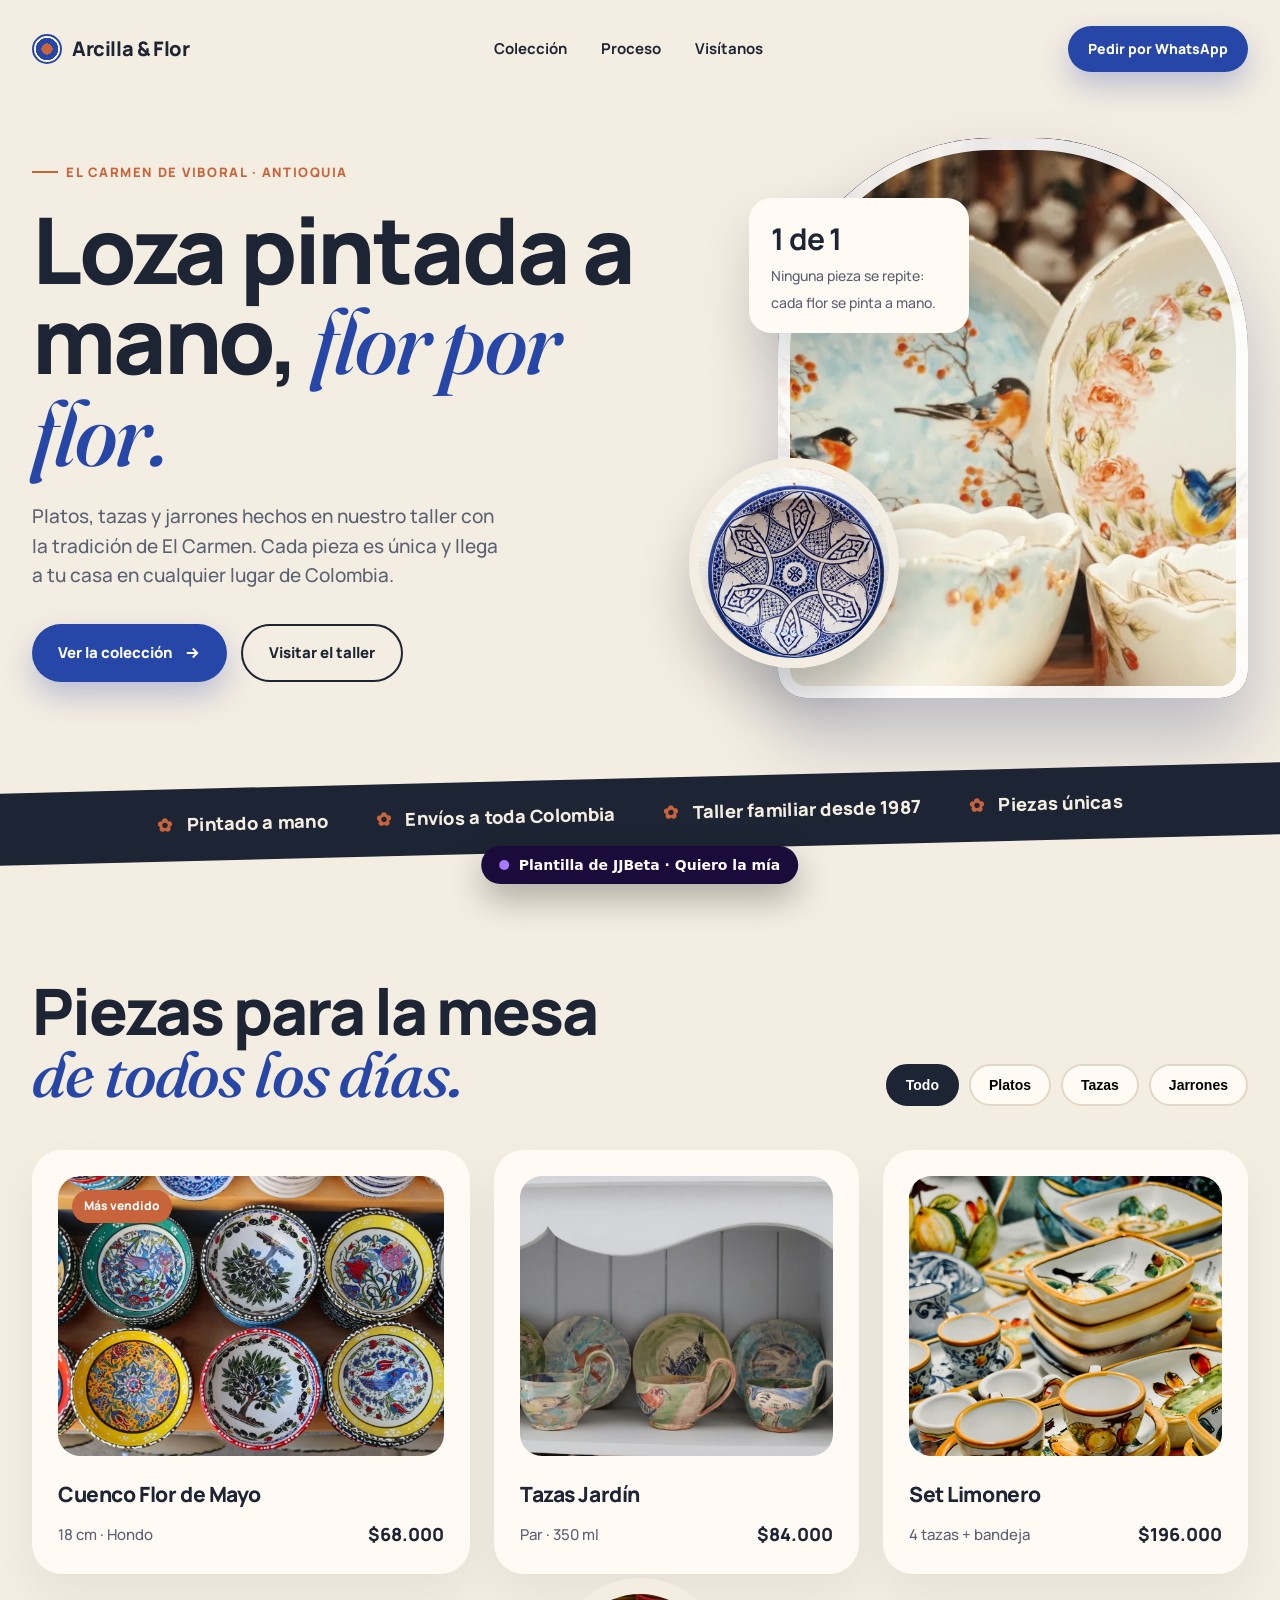
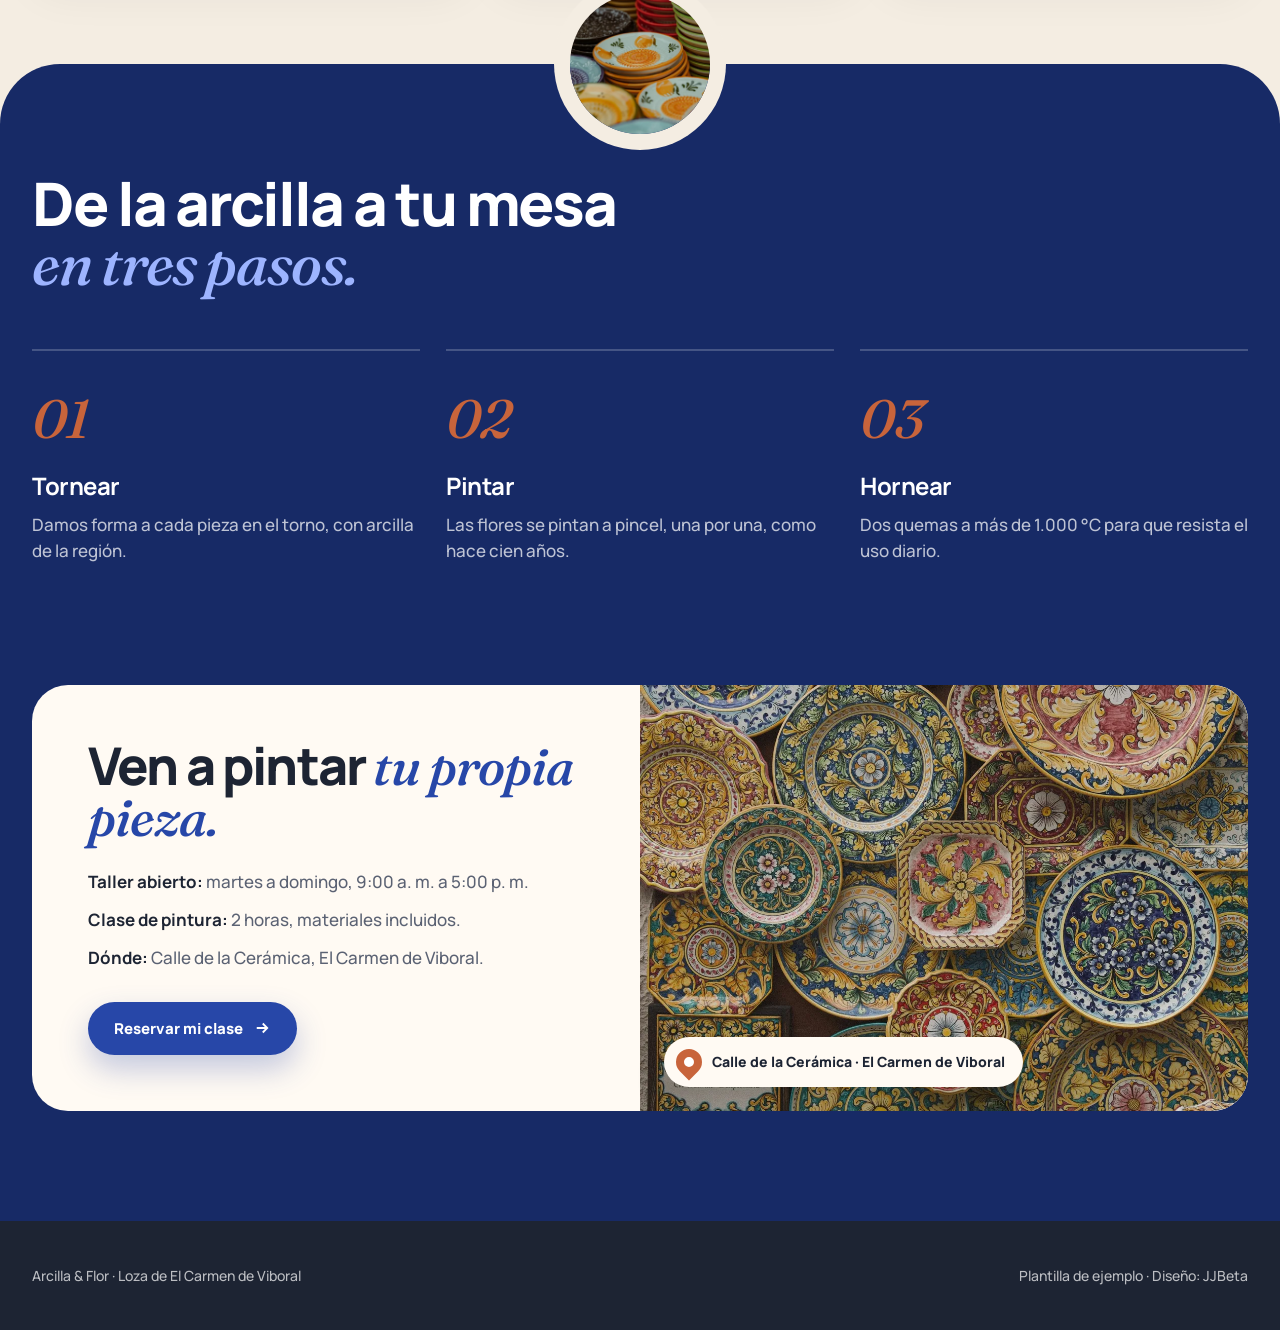
<file: ceramica/index.html>
<!doctype html>
<html lang="es">
<head>
<meta charset="utf-8">
<meta name="viewport" content="width=device-width, initial-scale=1">
<meta name="robots" content="noindex">
<meta property="og:title" content="Arcilla & Flor · Plantilla de ejemplo de JJBeta">
<title>Arcilla &amp; Flor · Loza pintada a mano en El Carmen de Viboral</title>
<link rel="preconnect" href="https://fonts.googleapis.com">
<link href="https://fonts.googleapis.com/css2?family=Fraunces:ital,opsz,wght@1,9..144,500&family=Manrope:wght@500;700;800&display=swap" rel="stylesheet">
<style>
:root {
  --bg: #f4ede2; --surface: #fffaf3; --ink: #1d2433; --soft: #5b6273;
  --cobalt: #2747a8; --cobalt-deep: #172a66; --clay: #c8643b; --line: #e3d8c7;
}
* { box-sizing: border-box; margin: 0; padding: 0; }
body { background: var(--bg); color: var(--ink); font: 500 17px/1.55 'Manrope', sans-serif; overflow-x: hidden; }
a { color: inherit; text-decoration: none; }
.wrap { width: min(1240px, 100% - 64px); margin: 0 auto; }
h1, h2 { font-weight: 800; letter-spacing: -.035em; line-height: .98; }
em { font-family: 'Fraunces', serif; font-style: italic; font-weight: 500; letter-spacing: -.02em; color: var(--cobalt); }
.pill { display: inline-flex; align-items: center; gap: 10px; padding: 15px 26px; border-radius: 99px; font-weight: 800; font-size: 15px; }
.pill.solid { background: var(--cobalt); color: #fff; box-shadow: 0 14px 30px rgb(39 71 168 / .28); }
.pill.line { border: 2px solid var(--ink); }
.pill svg { width: 18px; height: 18px; }

/* nav */
nav { display: flex; align-items: center; justify-content: space-between; padding: 26px 0; }
.logo { display: flex; align-items: center; gap: 10px; font-weight: 800; font-size: 20px; letter-spacing: -.02em; }
.logo i { width: 30px; height: 30px; border-radius: 50%; background: radial-gradient(circle at 50% 50%, var(--clay) 0 30%, var(--cobalt) 31% 60%, transparent 61%), var(--surface); border: 2px solid var(--cobalt); }
nav ul { display: flex; gap: 34px; list-style: none; font-weight: 700; font-size: 15px; }
.nav-cta { padding: 12px 20px; font-size: 14px; }

/* hero */
.hero { position: relative; display: grid; grid-template-columns: 1.05fr .95fr; gap: 40px; align-items: center; padding: 40px 0 120px; }
.kicker { display: inline-flex; gap: 8px; align-items: center; font-weight: 800; font-size: 13px; letter-spacing: .12em; text-transform: uppercase; color: var(--clay); }
.kicker::before { content: ''; width: 26px; height: 2px; background: currentColor; }
.hero h1 { font-size: 92px; margin: 22px 0 24px; }
.hero p { max-width: 470px; color: var(--soft); font-size: 19px; }
.actions { display: flex; gap: 14px; margin-top: 34px; flex-wrap: wrap; }
.stage { position: relative; height: 560px; }
.arch { position: absolute; right: 0; bottom: 0; width: 470px; height: 560px; box-shadow: 0 40px 70px rgb(23 42 102 / .25); border-radius: 215px 215px 28px 28px; background: var(--cobalt); overflow: hidden; }
.arch::after { content: ''; position: absolute; inset: 0; box-shadow: inset 0 0 0 12px rgb(255 255 255 / .9); border-radius: inherit; }
.detail { position: absolute; left: 0; bottom: 30px; width: 210px; height: 210px; border-radius: 50%; overflow: hidden; border: 10px solid var(--bg); box-shadow: 0 30px 50px rgb(29 36 51 / .25); }
.arch img { display: block; }
.plate-hero { position: absolute; width: 470px; right: -10px; top: 70px; filter: drop-shadow(0 40px 50px rgb(23 42 102 / .35)); }
.cup-hero { position: absolute; width: 190px; left: 10px; bottom: 10px; filter: drop-shadow(0 26px 30px rgb(0 0 0 / .22)); }
.float-card { position: absolute; left: 60px; top: 60px; z-index: 2; background: var(--surface); border-radius: 22px; padding: 18px 22px; box-shadow: 0 24px 50px rgb(29 36 51 / .14); max-width: 220px; }
.float-card b { display: block; font-size: 30px; letter-spacing: -.03em; }
.float-card span { color: var(--soft); font-size: 14px; }

/* band */
.band { background: var(--ink); color: var(--bg); padding: 22px 0; transform: rotate(-1.4deg) scaleX(1.03); margin: -40px 0 0; overflow: hidden; }
.band div { display: flex; gap: 46px; justify-content: center; font-weight: 800; font-size: 18px; white-space: nowrap; }
.band span::before { content: '✿'; color: var(--clay); margin-right: 14px; }

/* collection */
.collection { padding: 130px 0 90px; }
.head { display: flex; justify-content: space-between; align-items: end; gap: 30px; margin-bottom: 44px; }
.head h2 { font-size: 64px; max-width: 620px; }
.chips { display: flex; gap: 10px; }
.chip { padding: 11px 18px; border-radius: 99px; border: 2px solid var(--line); font-weight: 700; font-size: 14px; background: var(--surface); }
.chip.on { background: var(--ink); color: #fff; border-color: var(--ink); }
.grid { display: grid; grid-template-columns: 1.2fr 1fr 1fr; gap: 24px; }
.card { background: var(--surface); border-radius: 30px; padding: 26px; position: relative; box-shadow: 0 20px 44px rgb(29 36 51 / .06); }
.card .media { height: 280px; border-radius: 22px; background: #efe5d6; display: grid; place-items: center; overflow: hidden; margin-bottom: 22px; }
.card:first-child .media { background: var(--cobalt); }
.card .media img { width: 100%; height: 100%; object-fit: cover; transition: transform .6s; }
.card:hover .media img { transform: scale(1.05); }
.card h3 { font-size: 21px; font-weight: 800; letter-spacing: -.02em; }
.card .meta { display: flex; justify-content: space-between; align-items: center; margin-top: 10px; color: var(--soft); font-size: 15px; }
.card .price { font-weight: 800; color: var(--ink); font-size: 18px; }
.tag { position: absolute; top: 40px; left: 40px; background: var(--clay); color: #fff; font-weight: 800; font-size: 12px; padding: 7px 12px; border-radius: 99px; }

/* process */
.process { background: var(--cobalt-deep); color: #fff; border-radius: 60px 60px 0 0; padding: 110px 0 120px; position: relative; }
.process::before { content: ''; position: absolute; left: 50%; top: -70px; width: 140px; height: 140px; margin-left: -70px; border-radius: 50%; background: url('fotos/pila-platos.webp') center/cover; box-shadow: 0 0 0 16px var(--bg); }
.process h2 { font-size: 60px; text-align: left; max-width: 640px; }
.process em { color: #9db4ff; }
.steps { display: grid; grid-template-columns: repeat(3, 1fr); gap: 26px; margin-top: 56px; }
.step { border-top: 2px solid rgb(255 255 255 / .2); padding-top: 26px; }
.step b { font-family: 'Fraunces', serif; font-style: italic; font-size: 54px; color: var(--clay); font-weight: 500; }
.step h3 { font-size: 24px; margin: 6px 0 8px; letter-spacing: -.02em; }
.step p { color: rgb(255 255 255 / .72); }

/* visit */
.visit { background: var(--cobalt-deep); padding-bottom: 110px; }
.visit .box { background: var(--surface); color: var(--ink); border-radius: 36px; display: grid; grid-template-columns: 1fr 1fr; overflow: hidden; }
.visit .txt { padding: 56px; }
.visit h2 { font-size: 52px; }
.visit ul { list-style: none; margin: 26px 0 30px; display: grid; gap: 12px; color: var(--soft); }
.visit li b { color: var(--ink); }
.map { background: #e9dfcf; position: relative; min-height: 420px; }

.addr { position: absolute; left: 24px; bottom: 24px; display: flex; gap: 10px; align-items: center; background: var(--surface); border-radius: 99px; padding: 12px 18px 12px 12px; font-weight: 800; font-size: 14px; box-shadow: 0 16px 30px rgb(0 0 0 / .2); }
.pin { width: 26px; height: 26px; border-radius: 50% 50% 50% 0; transform: rotate(-45deg); background: var(--clay); position: relative; }
.pin::after { content: ''; position: absolute; inset: 8px; border-radius: 50%; background: #fff; }

footer { background: var(--ink); color: rgb(255 255 255 / .7); padding: 44px 0; font-size: 14px; }
footer .wrap { display: flex; justify-content: space-between; }

/* mobile */
@media (max-width: 700px) {
  .wrap { width: calc(100% - 36px); }
  nav ul { display: none; }
  .hero { grid-template-columns: 1fr; padding: 16px 0 90px; }
  .hero h1 { font-size: 50px; }
  .hero p { font-size: 16px; }
  .stage { height: 400px; }
  .arch { width: 290px; height: 380px; right: 0; border-radius: 145px 145px 22px 22px; }
  .detail { width: 140px; height: 140px; bottom: 10px; border-width: 7px; }
  .detail { position: absolute; left: 0; bottom: 30px; width: 210px; height: 210px; border-radius: 50%; overflow: hidden; border: 10px solid var(--bg); box-shadow: 0 30px 50px rgb(29 36 51 / .25); }
.arch img { display: block; }
.plate-hero { width: 320px; right: -24px; top: 40px; }
  .cup-hero { width: 130px; }
  .float-card { left: 0; top: 20px; padding: 14px 16px; }
  .float-card b { font-size: 24px; }
  .band div { gap: 26px; font-size: 14px; justify-content: flex-start; }
  .collection { padding: 90px 0 70px; }
  .head { flex-direction: column; align-items: start; }
  .head h2 { font-size: 40px; }
  .chips { flex-wrap: wrap; }
  .grid, .steps, .visit .box { grid-template-columns: 1fr; }
  .process h2, .visit h2 { font-size: 38px; }
  .visit .txt { padding: 34px 26px; }
  .map { min-height: 240px; }
  footer .wrap { flex-direction: column; gap: 10px; }
}

/* modo esqueleto (portada de la serie) */
html { overflow-x: clip; }
body.wire { background: #d9d9d9; }
.wire * { color: transparent !important; text-shadow: none !important; border-color: #9a9a9a !important; box-shadow: none !important; }
.wire :is(h1, h2) { line-height: 1.2; }
.wire .ln { background: #2b2b2b; border-radius: 6px; box-decoration-break: clone; -webkit-box-decoration-break: clone; }
.wire em .ln { background: #4a4a4a; }
.wire :is(.pill, .chip) { background: #2b2b2b !important; }
.wire :is(.pill, .chip) .ln { background: transparent; }
.wire svg, .wire .logo i, .wire img { visibility: hidden; }
.wire .detail { background: #a9a9a9 !important; border-color: #d9d9d9 !important; }
.wire .addr { background: #f6f6f6 !important; }
.wire :is(.arch, .card .media, .map, .card:first-child .media) { background: #bdbdbd !important; }
.wire :is(.arch, .card .media, .map)::before { content: ''; position: absolute; inset: 0; margin: auto; width: 64px; height: 64px; background: #8a8a8a; -webkit-mask: url("data:image/svg+xml,%3Csvg xmlns='http://www.w3.org/2000/svg' viewBox='0 0 24 24'%3E%3Ccircle cx='8' cy='8' r='3'/%3E%3Cpath d='M2 21l7-9 5 6 3-4 5 7z'/%3E%3C/svg%3E") center/contain no-repeat; display: block; }
.wire .card .media { position: relative; }
.wire .arch::after, .wire .map::before { background-image: none; }
.wire .pin { display: none; }
.wire :is(.process, .visit, footer, .band) { background: #ececec !important; }
.wire .process::before { background: #9a9a9a; box-shadow: 0 0 0 16px #d9d9d9 !important; }
.wire :is(.visit .box, .float-card, .card) { background: #f6f6f6 !important; }
.wire .tag { background: #9a9a9a !important; }
.wire .band span::before { color: transparent; }
.wire .step b .ln { background: #9a9a9a; }

/* modo boceto: la página dibujada a lápiz sobre papel */
body.sketch { background: #f6f1e6; }
.sketch main, .sketch > *:not(svg):not(script) { filter: url(#rough); }
.sketch * { color: transparent !important; text-shadow: none !important; box-shadow: none !important; background-color: transparent !important; background-image: none !important; }
.sketch .ln { background-image: linear-gradient(#4a4a4a, #4a4a4a) !important; background-size: 100% 2.5px !important; background-position: 0 72% !important; background-repeat: no-repeat !important; box-decoration-break: clone; -webkit-box-decoration-break: clone; }
.sketch :is(h1, h2) .ln { background-image: repeating-linear-gradient(-55deg, #3a3a3a 0 2px, transparent 2px 9px) !important; background-size: 100% 70% !important; background-position: 0 60% !important; }
.sketch img { visibility: hidden; }
.sketch :is(.pill, .chip, .arch, .detail, .card, .media, .float-card, .map, .addr, .visit .box, .tag, .logo i) { border: 3px solid #3a3a3a !important; }
.sketch :is(.media, .arch, .map, .detail) { background-image: linear-gradient(to top right, transparent calc(50% - 1.5px), #8a8a8a calc(50% - 1.5px) calc(50% + 1.5px), transparent calc(50% + 1.5px)), linear-gradient(to top left, transparent calc(50% - 1.5px), #8a8a8a calc(50% - 1.5px) calc(50% + 1.5px), transparent calc(50% + 1.5px)) !important; }
.sketch :is(.process, footer) { border-top: 3px dashed #3a3a3a; }
.sketch .band { border-block: 3px solid #3a3a3a; }
.sketch .process::before { border: 3px solid #3a3a3a; box-shadow: none !important; }
.sketch .step { border-top-color: #3a3a3a !important; }
.sketch .band span::before { color: transparent; }
.sketch .pin { border: 3px solid #3a3a3a; }
.sketch .arch::after { display: none; }
</style>
</head>
<body>
<svg width="0" height="0" style="position:absolute">
  <defs>
    <filter id="rough"><feTurbulence type="fractalNoise" baseFrequency="0.035" numOctaves="2" seed="4"/><feDisplacementMap in="SourceGraphic" scale="5"/></filter>
    <g id="flower">
      <circle r="9" fill="#c8643b"/>
      <g fill="#2747a8"><ellipse cx="0" cy="-22" rx="9" ry="15"/><ellipse cx="0" cy="22" rx="9" ry="15"/><ellipse cx="-22" cy="0" rx="15" ry="9"/><ellipse cx="22" cy="0" rx="15" ry="9"/></g>
      <g fill="#6f8fe6"><ellipse cx="-15" cy="-15" rx="6" ry="11" transform="rotate(-45 -15 -15)"/><ellipse cx="15" cy="15" rx="6" ry="11" transform="rotate(-45 15 15)"/><ellipse cx="15" cy="-15" rx="6" ry="11" transform="rotate(45 15 -15)"/><ellipse cx="-15" cy="15" rx="6" ry="11" transform="rotate(45 -15 15)"/></g>
    </g>
    <g id="leaf"><path d="M0 0 C 8 -14, 22 -14, 30 0 C 22 14, 8 14, 0 0Z" fill="#3f8a5c"/></g>
  </defs>
</svg>

<div class="wrap">
  <nav aria-label="Principal">
    <a class="logo" href="#"><i></i>Arcilla &amp; Flor</a>
    <ul><li><a href="#coleccion">Colección</a></li><li><a href="#proceso">Proceso</a></li><li><a href="#visita">Visítanos</a></li></ul>
    <a class="pill solid nav-cta" href="#">Pedir por WhatsApp</a>
  </nav>

  <section class="hero">
    <div>
      <span class="kicker">El Carmen de Viboral · Antioquia</span>
      <h1>Loza pintada a mano, <em>flor por flor.</em></h1>
      <p>Platos, tazas y jarrones hechos en nuestro taller con la tradición de El Carmen. Cada pieza es única y llega a tu casa en cualquier lugar de Colombia.</p>
      <div class="actions">
        <a class="pill solid" href="#coleccion">Ver la colección <svg viewBox="0 0 24 24" fill="none" stroke="currentColor" stroke-width="2.4"><path d="M5 12h14M13 6l6 6-6 6"/></svg></a>
        <a class="pill line" href="#visita">Visitar el taller</a>
      </div>
    </div>
    <div class="stage">
      <div class="arch"><img src="fotos/u-1758789891883-2058dd8d5898.webp" alt="Platos y cuencos pintados a mano con pájaros y flores" style="width:100%;height:100%;object-fit:cover;object-position:30% 50%"></div>
      <div class="detail"><img src="fotos/plato-azul.webp" alt="Plato de loza azul y blanco" style="width:100%;height:100%;object-fit:cover"></div>
      <div class="float-card"><b>1 de 1</b><span>Ninguna pieza se repite: cada flor se pinta a mano.</span></div>
    </div>
  </section>
</div>

<div class="band"><div><span>Pintado a mano</span><span>Envíos a toda Colombia</span><span>Taller familiar desde 1987</span><span>Piezas únicas</span></div></div>

<section class="collection wrap" id="coleccion">
  <div class="head">
    <h2>Piezas para la mesa <em>de todos los días.</em></h2>
    <div class="chips" role="group" aria-label="Filtrar"><button class="chip on">Todo</button><button class="chip">Platos</button><button class="chip">Tazas</button><button class="chip">Jarrones</button></div>
  </div>
  <div class="grid">
    <article class="card"><span class="tag">Más vendido</span>
      <div class="media"><img src="fotos/u-1767857527365-62a80ce41083.webp" alt="Cuencos pintados con flores"></div>
      <h3>Cuenco Flor de Mayo</h3><div class="meta"><span>18 cm · Hondo</span><span class="price">$68.000</span></div>
    </article>
    <article class="card">
      <div class="media"><img src="fotos/u-1759745063507-40b6beaf1cec.webp" alt="Tazas pintadas a mano"></div>
      <h3>Tazas Jardín</h3><div class="meta"><span>Par · 350 ml</span><span class="price">$84.000</span></div>
    </article>
    <article class="card">
      <div class="media"><img src="fotos/u-1785408366606-d2b59aaa5aed.webp" alt="Tazas y bandejas con limones pintados"></div>
      <h3>Set Limonero</h3><div class="meta"><span>4 tazas + bandeja</span><span class="price">$196.000</span></div>
    </article>
  </div>
</section>

<section class="process" id="proceso">
  <div class="wrap">
    <h2>De la arcilla a tu mesa <em>en tres pasos.</em></h2>
    <div class="steps">
      <div class="step"><b>01</b><h3>Tornear</h3><p>Damos forma a cada pieza en el torno, con arcilla de la región.</p></div>
      <div class="step"><b>02</b><h3>Pintar</h3><p>Las flores se pintan a pincel, una por una, como hace cien años.</p></div>
      <div class="step"><b>03</b><h3>Hornear</h3><p>Dos quemas a más de 1.000 °C para que resista el uso diario.</p></div>
    </div>
  </div>
</section>

<section class="visit" id="visita">
  <div class="wrap">
    <div class="box">
      <div class="txt">
        <h2>Ven a pintar <em>tu propia pieza.</em></h2>
        <ul><li><b>Taller abierto:</b> martes a domingo, 9:00 a. m. a 5:00 p. m.</li><li><b>Clase de pintura:</b> 2 horas, materiales incluidos.</li><li><b>Dónde:</b> Calle de la Cerámica, El Carmen de Viboral.</li></ul>
        <a class="pill solid" href="#">Reservar mi clase <svg viewBox="0 0 24 24" fill="none" stroke="currentColor" stroke-width="2.4"><path d="M5 12h14M13 6l6 6-6 6"/></svg></a>
      </div>
      <div class="map"><img src="fotos/u-1785408259371-e8b1f7706337.webp" alt="Pared llena de platos y jarrones pintados a mano" style="position:absolute;inset:0;width:100%;height:100%;object-fit:cover"><span class="addr"><span class="pin"></span>Calle de la Cerámica · El Carmen de Viboral</span></div>
    </div>
  </div>
</section>

<footer><div class="wrap"><span>Arcilla &amp; Flor · Loza de El Carmen de Viboral</span><span>Plantilla de ejemplo · Diseño: JJBeta</span></div></footer>

<a href="https://jjbeta-dev.github.io/plantillas/" style="position:fixed;left:50%;bottom:16px;transform:translateX(-50%);z-index:99;display:flex;gap:10px;align-items:center;background:oklch(20.74% 0.0865 291.29);color:#fff;font:600 14px/1 system-ui,sans-serif;padding:12px 18px;border-radius:99px;box-shadow:0 14px 34px rgb(0 0 0 / .3);text-decoration:none;white-space:nowrap"><span style="width:10px;height:10px;border-radius:50%;background:oklch(68.15% 0.1905 295.86)"></span>Plantilla de JJBeta · Quiero la mía</a>
<script>
const mode = location.search.includes('sketch') ? 'sketch' : location.search.includes('wire') ? 'wire' : ''
if (mode) {
  document.body.classList.add(mode)
  const walker = document.createTreeWalker(document.body, NodeFilter.SHOW_TEXT, { acceptNode: (n) => n.textContent.trim() ? NodeFilter.FILTER_ACCEPT : NodeFilter.FILTER_REJECT })
  const nodes = []; while (walker.nextNode()) nodes.push(walker.currentNode)
  nodes.forEach((n) => { if (n.parentElement.closest('svg, style, script')) return; const s = document.createElement('span'); s.className = 'ln'; n.replaceWith(s); s.append(n) })
}
</script>
</body>
</html>
</file>
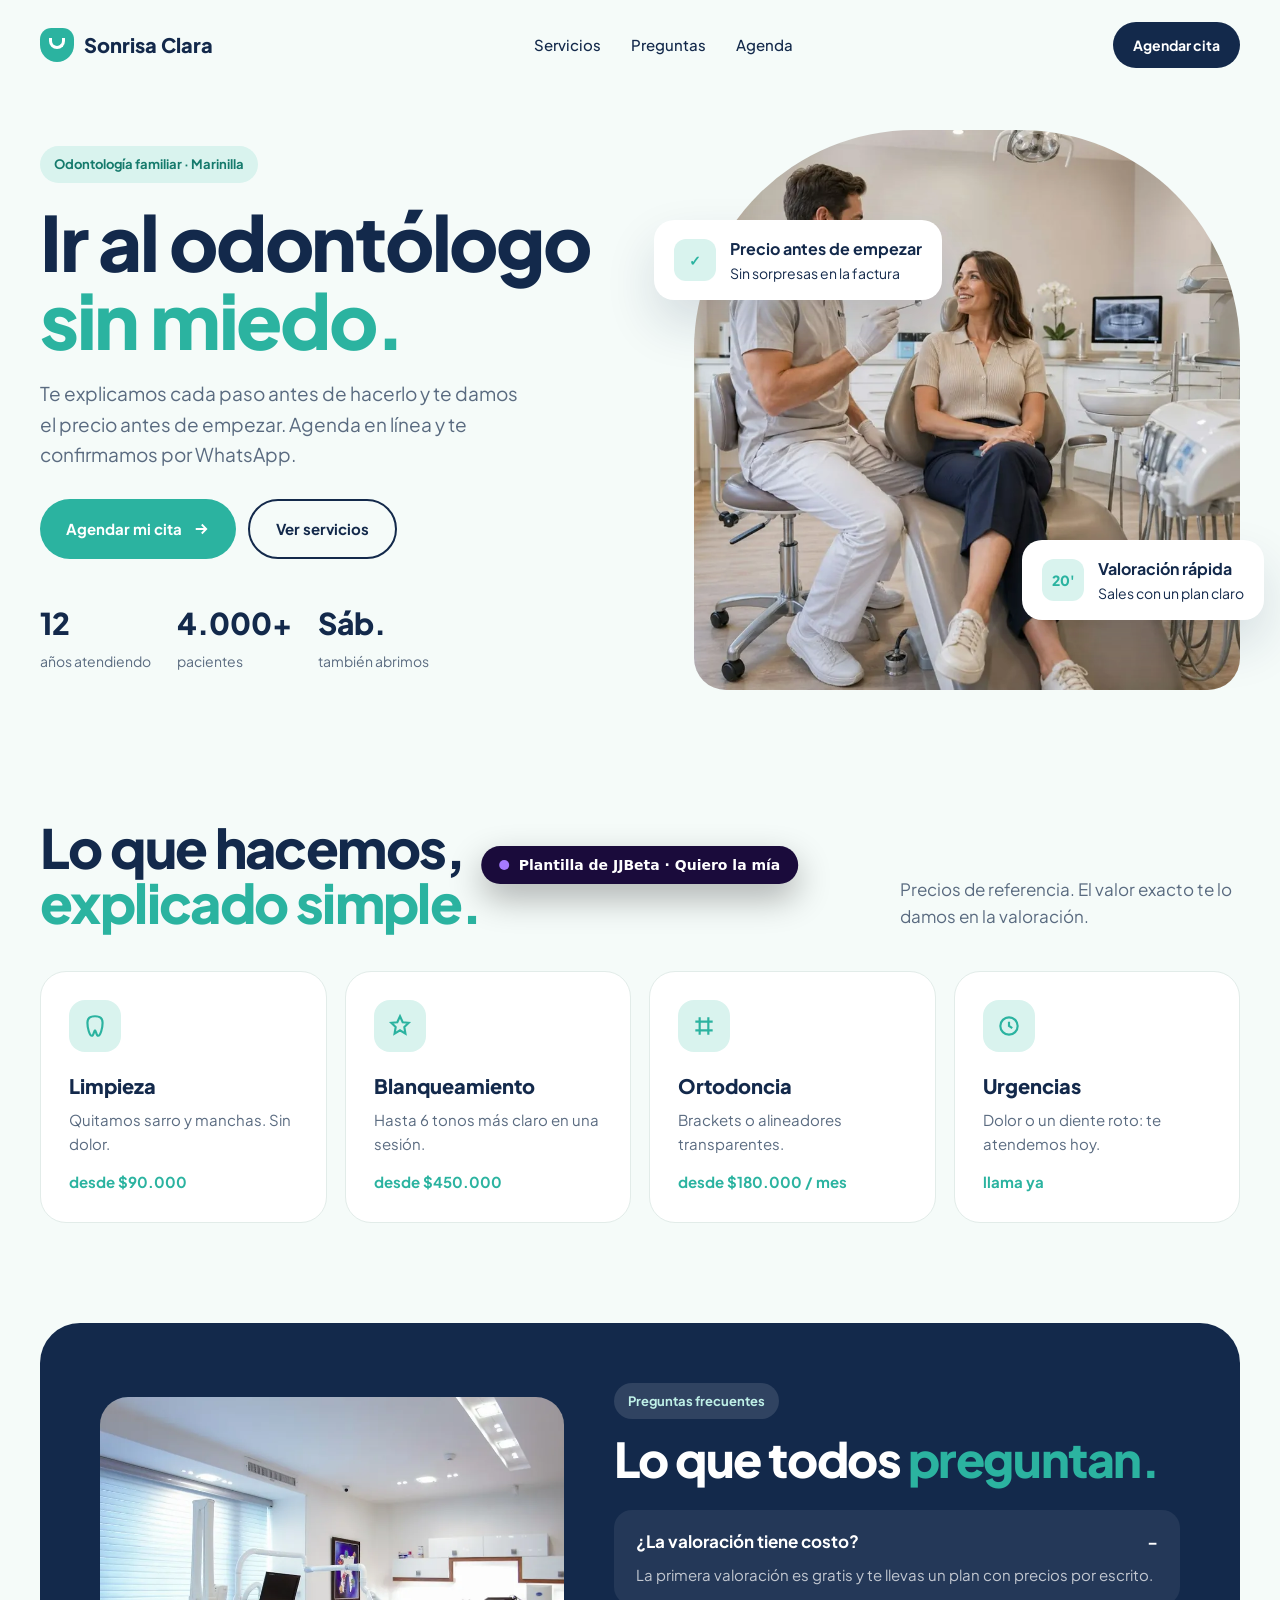
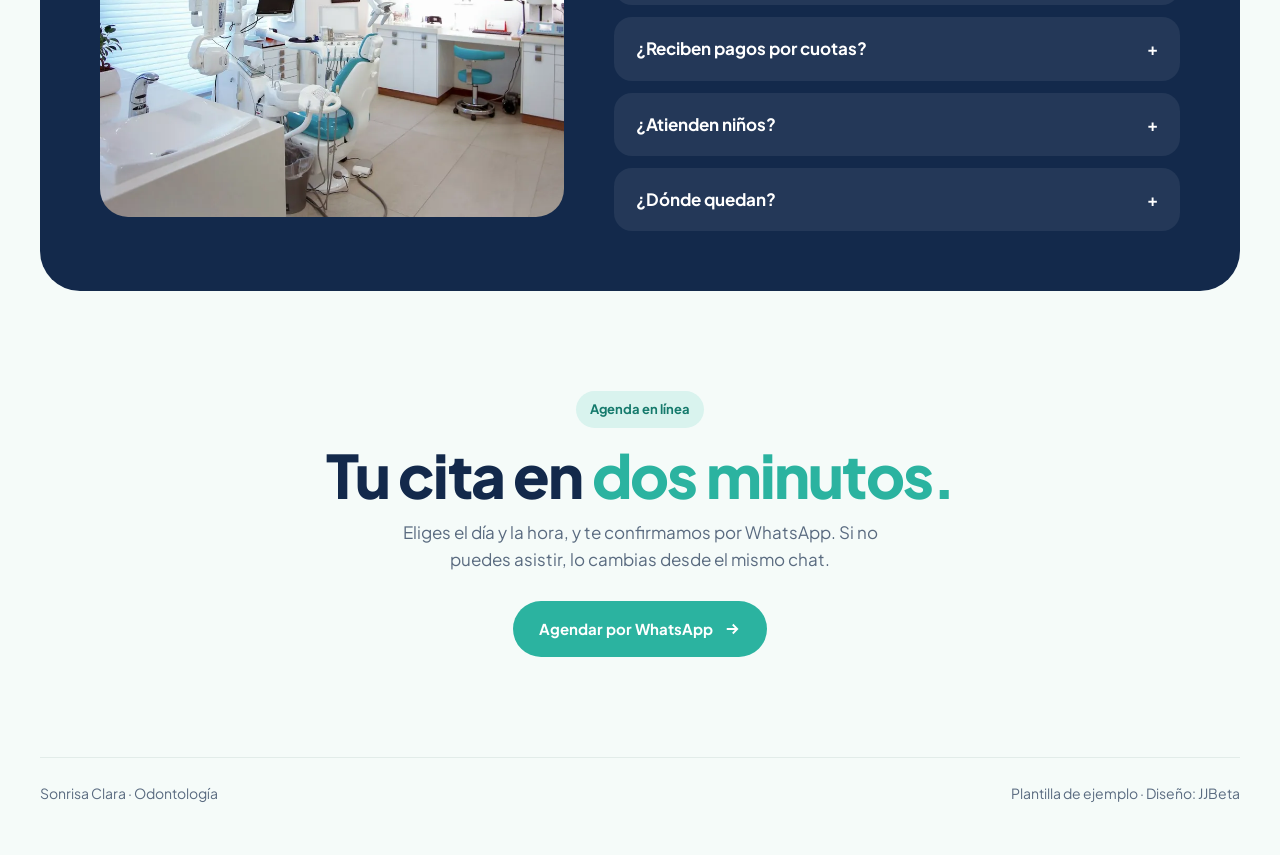
<file: odontologia/index.html>
<!doctype html>
<html lang="es">
<head>
<meta charset="utf-8">
<meta name="viewport" content="width=device-width, initial-scale=1">
<meta name="robots" content="noindex">
<meta property="og:title" content="Sonrisa Clara · Plantilla de ejemplo de JJBeta">
<title>Sonrisa Clara · Odontología en Marinilla</title>
<link rel="preconnect" href="https://fonts.googleapis.com">
<link href="https://fonts.googleapis.com/css2?family=Plus+Jakarta+Sans:wght@400;500;700;800&display=swap" rel="stylesheet">
<link rel="stylesheet" href="../_boceto.css">
<style>
:root { --bg: #f5fbf9; --white: #ffffff; --mint: #2bb3a0; --mint-2: #d9f3ee; --navy: #13294b; --soft: #5a6b80; --line: #e2ece9; }
* { box-sizing: border-box; margin: 0; padding: 0; }
html { overflow-x: clip; }
body { background: var(--bg); color: var(--navy); font: 400 17px/1.6 'Plus Jakarta Sans', sans-serif; }
a { color: inherit; text-decoration: none; }
button { border: 0; background: none; font: inherit; color: inherit; cursor: pointer; text-align: left; }
.wrap { width: min(1200px, 100% - 64px); margin: 0 auto; }
h1, h2 { font-weight: 800; letter-spacing: -.03em; line-height: 1.02; }
.hl { color: var(--mint); }
.pill { display: inline-flex; align-items: center; gap: 10px; padding: 16px 26px; border-radius: 99px; font-weight: 700; font-size: 15px; }
.pill.solid { background: var(--navy); color: #fff; }
.pill.mint { background: var(--mint); color: #fff; }
.pill.line { border: 2px solid var(--navy); }
.pill svg { width: 18px; height: 18px; }
.tag { display: inline-flex; gap: 8px; align-items: center; background: var(--mint-2); color: #157a6c; font-weight: 700; font-size: 13px; padding: 8px 14px; border-radius: 99px; }

nav { display: flex; justify-content: space-between; align-items: center; padding: 22px 0; }
.logo { display: flex; align-items: center; gap: 10px; font-weight: 800; font-size: 20px; }
.logo i { width: 34px; height: 34px; border-radius: 12px 12px 18px 18px; background: var(--mint); position: relative; }
.logo i::after { content: ''; position: absolute; left: 9px; right: 9px; top: 10px; height: 8px; border-radius: 0 0 8px 8px; border: 3px solid #fff; border-top: 0; }
nav ul { display: flex; gap: 30px; list-style: none; font-weight: 500; font-size: 15px; }
.nav-cta { padding: 12px 20px; font-size: 14px; }

.hero { display: grid; grid-template-columns: 1.05fr .95fr; gap: 50px; align-items: center; padding: 40px 0 90px; }
.hero h1 { font-size: 76px; margin: 20px 0; }
.hero p { color: var(--soft); font-size: 19px; max-width: 480px; }
.actions { display: flex; gap: 12px; margin-top: 30px; flex-wrap: wrap; }
.trust { display: flex; gap: 26px; margin-top: 40px; }
.trust b { display: block; font-size: 30px; font-weight: 800; }
.trust span { color: var(--soft); font-size: 14px; }
.photo { position: relative; }
.photo .ph { border-radius: 220px 220px 32px 32px; overflow: hidden; height: 560px; }
.photo img { width: 100%; height: 100%; object-fit: cover; }
.card { position: absolute; background: var(--white); border-radius: 20px; padding: 16px 20px; box-shadow: 0 24px 50px rgb(19 41 75 / .14); display: flex; gap: 14px; align-items: center; font-size: 14px; }
.card b { display: block; font-size: 16px; }
.card .dot { width: 42px; height: 42px; border-radius: 12px; background: var(--mint-2); display: grid; place-items: center; color: var(--mint); font-weight: 800; }
.card.a { left: -40px; top: 90px; } .card.b { right: -24px; bottom: 70px; }

.services { padding: 40px 0 100px; }
.head { display: flex; justify-content: space-between; align-items: end; gap: 30px; margin-bottom: 40px; }
.head h2 { font-size: 54px; max-width: 560px; }
.head p { color: var(--soft); max-width: 340px; }
.grid { display: grid; grid-template-columns: repeat(4, 1fr); gap: 18px; }
.box { background: var(--white); border-radius: 26px; padding: 28px; border: 1px solid var(--line); transition: transform .3s, box-shadow .3s; }
.box:hover { transform: translateY(-6px); box-shadow: 0 24px 50px rgb(19 41 75 / .08); }
.box .ic { width: 52px; height: 52px; border-radius: 16px; background: var(--mint-2); display: grid; place-items: center; margin-bottom: 18px; }
.box .ic svg { width: 26px; height: 26px; stroke: var(--mint); }
.box h3 { font-size: 20px; font-weight: 800; } .box p { color: var(--soft); font-size: 15px; margin-top: 6px; }
.box .price { margin-top: 14px; font-weight: 700; color: var(--mint); font-size: 15px; }

.split { display: grid; grid-template-columns: .9fr 1.1fr; gap: 50px; align-items: center; background: var(--navy); color: #fff; border-radius: 40px; padding: 60px; }
.split .ph { border-radius: 28px; overflow: hidden; height: 420px; } .split img { width: 100%; height: 100%; object-fit: cover; }
.split h2 { font-size: 48px; }
.faq { margin-top: 26px; display: grid; gap: 12px; }
.q { background: rgb(255 255 255 / .07); border-radius: 18px; padding: 18px 22px; }
.q button { width: 100%; display: flex; justify-content: space-between; font-weight: 700; font-size: 17px; }
.q p { color: rgb(255 255 255 / .72); font-size: 15px; margin-top: 8px; }

.agenda { margin: 100px 0; text-align: center; }
.agenda h2 { font-size: 60px; } .agenda p { color: var(--soft); margin: 14px auto 28px; max-width: 520px; }

footer { padding: 0 0 50px; color: var(--soft); font-size: 14px; }
footer .wrap { display: flex; justify-content: space-between; border-top: 1px solid var(--line); padding-top: 24px; }

@media (max-width: 760px) {
  .wrap { width: calc(100% - 36px); }
  nav ul { display: none; }
  .hero { grid-template-columns: 1fr; padding: 20px 0 70px; }
  .hero h1 { font-size: 46px; }
  .hero p { font-size: 16px; }
  .photo .ph { height: 420px; border-radius: 160px 160px 26px 26px; }
  .card.a { left: 8px; top: 40px; } .card.b { right: 8px; bottom: 30px; }
  .head { flex-direction: column; align-items: start; } .head h2 { font-size: 38px; }
  .grid { grid-template-columns: 1fr; }
  .split { grid-template-columns: 1fr; padding: 30px 22px; border-radius: 28px; } .split h2 { font-size: 34px; } .split .ph { height: 260px; }
  .agenda h2 { font-size: 40px; }
  footer .wrap { flex-direction: column; gap: 8px; }
}
</style>
</head>
<body>
<div class="wrap">
  <nav aria-label="Principal"><a class="logo" href="#"><i></i>Sonrisa Clara</a><ul><li><a href="#servicios">Servicios</a></li><li><a href="#preguntas">Preguntas</a></li><li><a href="#agenda">Agenda</a></li></ul><a class="pill solid nav-cta" href="#agenda">Agendar cita</a></nav>
  <header class="hero">
    <div>
      <span class="tag">Odontología familiar · Marinilla</span>
      <h1>Ir al odontólogo <span class="hl">sin miedo.</span></h1>
      <p>Te explicamos cada paso antes de hacerlo y te damos el precio antes de empezar. Agenda en línea y te confirmamos por WhatsApp.</p>
      <div class="actions"><a class="pill mint" href="#agenda">Agendar mi cita <svg viewBox="0 0 24 24" fill="none" stroke="currentColor" stroke-width="2.4"><path d="M5 12h14M13 6l6 6-6 6"/></svg></a><a class="pill line" href="#servicios">Ver servicios</a></div>
      <div class="trust"><div><b>12</b><span>años atendiendo</span></div><div><b>4.000+</b><span>pacientes</span></div><div><b>Sáb.</b><span>también abrimos</span></div></div>
    </div>
    <div class="photo">
      <div class="ph"><img src="fotos/u-1777331903190-341a3dd0441b.webp" alt="Odontólogo conversando con una paciente"></div>
      <div class="card a"><span class="dot">✓</span><div><b>Precio antes de empezar</b>Sin sorpresas en la factura</div></div>
      <div class="card b"><span class="dot">20'</span><div><b>Valoración rápida</b>Sales con un plan claro</div></div>
    </div>
  </header>
</div>

<main class="wrap">
  <section class="services" id="servicios">
    <div class="head"><h2>Lo que hacemos, <span class="hl">explicado simple.</span></h2><p>Precios de referencia. El valor exacto te lo damos en la valoración.</p></div>
    <div class="grid">
      <div class="box"><div class="ic"><svg viewBox="0 0 24 24" fill="none" stroke-width="2"><path d="M12 3c-4 0-7 2-7 6 0 5 2 12 4 12s2-5 3-5 1 5 3 5 4-7 4-12c0-4-3-6-7-6z"/></svg></div><h3>Limpieza</h3><p>Quitamos sarro y manchas. Sin dolor.</p><p class="price">desde $90.000</p></div>
      <div class="box"><div class="ic"><svg viewBox="0 0 24 24" fill="none" stroke-width="2"><path d="M12 3l2.5 5.5L20 9l-4 4 1 6-5-3-5 3 1-6-4-4 5.5-.5z"/></svg></div><h3>Blanqueamiento</h3><p>Hasta 6 tonos más claro en una sesión.</p><p class="price">desde $450.000</p></div>
      <div class="box"><div class="ic"><svg viewBox="0 0 24 24" fill="none" stroke-width="2"><path d="M4 8h16M4 16h16M8 4v16M16 4v16"/></svg></div><h3>Ortodoncia</h3><p>Brackets o alineadores transparentes.</p><p class="price">desde $180.000 / mes</p></div>
      <div class="box"><div class="ic"><svg viewBox="0 0 24 24" fill="none" stroke-width="2"><circle cx="12" cy="12" r="8"/><path d="M12 8v4l3 2"/></svg></div><h3>Urgencias</h3><p>Dolor o un diente roto: te atendemos hoy.</p><p class="price">llama ya</p></div>
    </div>
  </section>

  <section class="split" id="preguntas">
    <div class="ph"><img src="fotos/u-1629909613654-28e377c37b09.webp" alt="Consultorio luminoso"></div>
    <div>
      <span class="tag" style="background:rgb(255 255 255 / .12);color:#bff0e7">Preguntas frecuentes</span>
      <h2 style="margin-top:16px">Lo que todos <span class="hl">preguntan.</span></h2>
      <div class="faq">
        <div class="q"><button>¿La valoración tiene costo? <span>−</span></button><p>La primera valoración es gratis y te llevas un plan con precios por escrito.</p></div>
        <div class="q"><button>¿Reciben pagos por cuotas? <span>+</span></button></div>
        <div class="q"><button>¿Atienden niños? <span>+</span></button></div>
        <div class="q"><button>¿Dónde quedan? <span>+</span></button></div>
      </div>
    </div>
  </section>

  <section class="agenda" id="agenda">
    <span class="tag">Agenda en línea</span>
    <h2 style="margin-top:16px">Tu cita en <span class="hl">dos minutos.</span></h2>
    <p>Eliges el día y la hora, y te confirmamos por WhatsApp. Si no puedes asistir, lo cambias desde el mismo chat.</p>
    <a class="pill mint" href="#">Agendar por WhatsApp <svg viewBox="0 0 24 24" fill="none" stroke="currentColor" stroke-width="2.4"><path d="M5 12h14M13 6l6 6-6 6"/></svg></a>
  </section>
</main>
<footer><div class="wrap"><span>Sonrisa Clara · Odontología</span><span>Plantilla de ejemplo · Diseño: JJBeta</span></div></footer>

<a href="https://jjbeta-dev.github.io/plantillas/" style="position:fixed;left:50%;bottom:16px;transform:translateX(-50%);z-index:99;display:flex;gap:10px;align-items:center;background:oklch(20.74% 0.0865 291.29);color:#fff;font:600 14px/1 system-ui,sans-serif;padding:12px 18px;border-radius:99px;box-shadow:0 14px 34px rgb(0 0 0 / .3);text-decoration:none;white-space:nowrap"><span style="width:10px;height:10px;border-radius:50%;background:oklch(68.15% 0.1905 295.86)"></span>Plantilla de JJBeta · Quiero la mía</a>
<script src="../_boceto.js"></script>
</body>
</html>
</file>
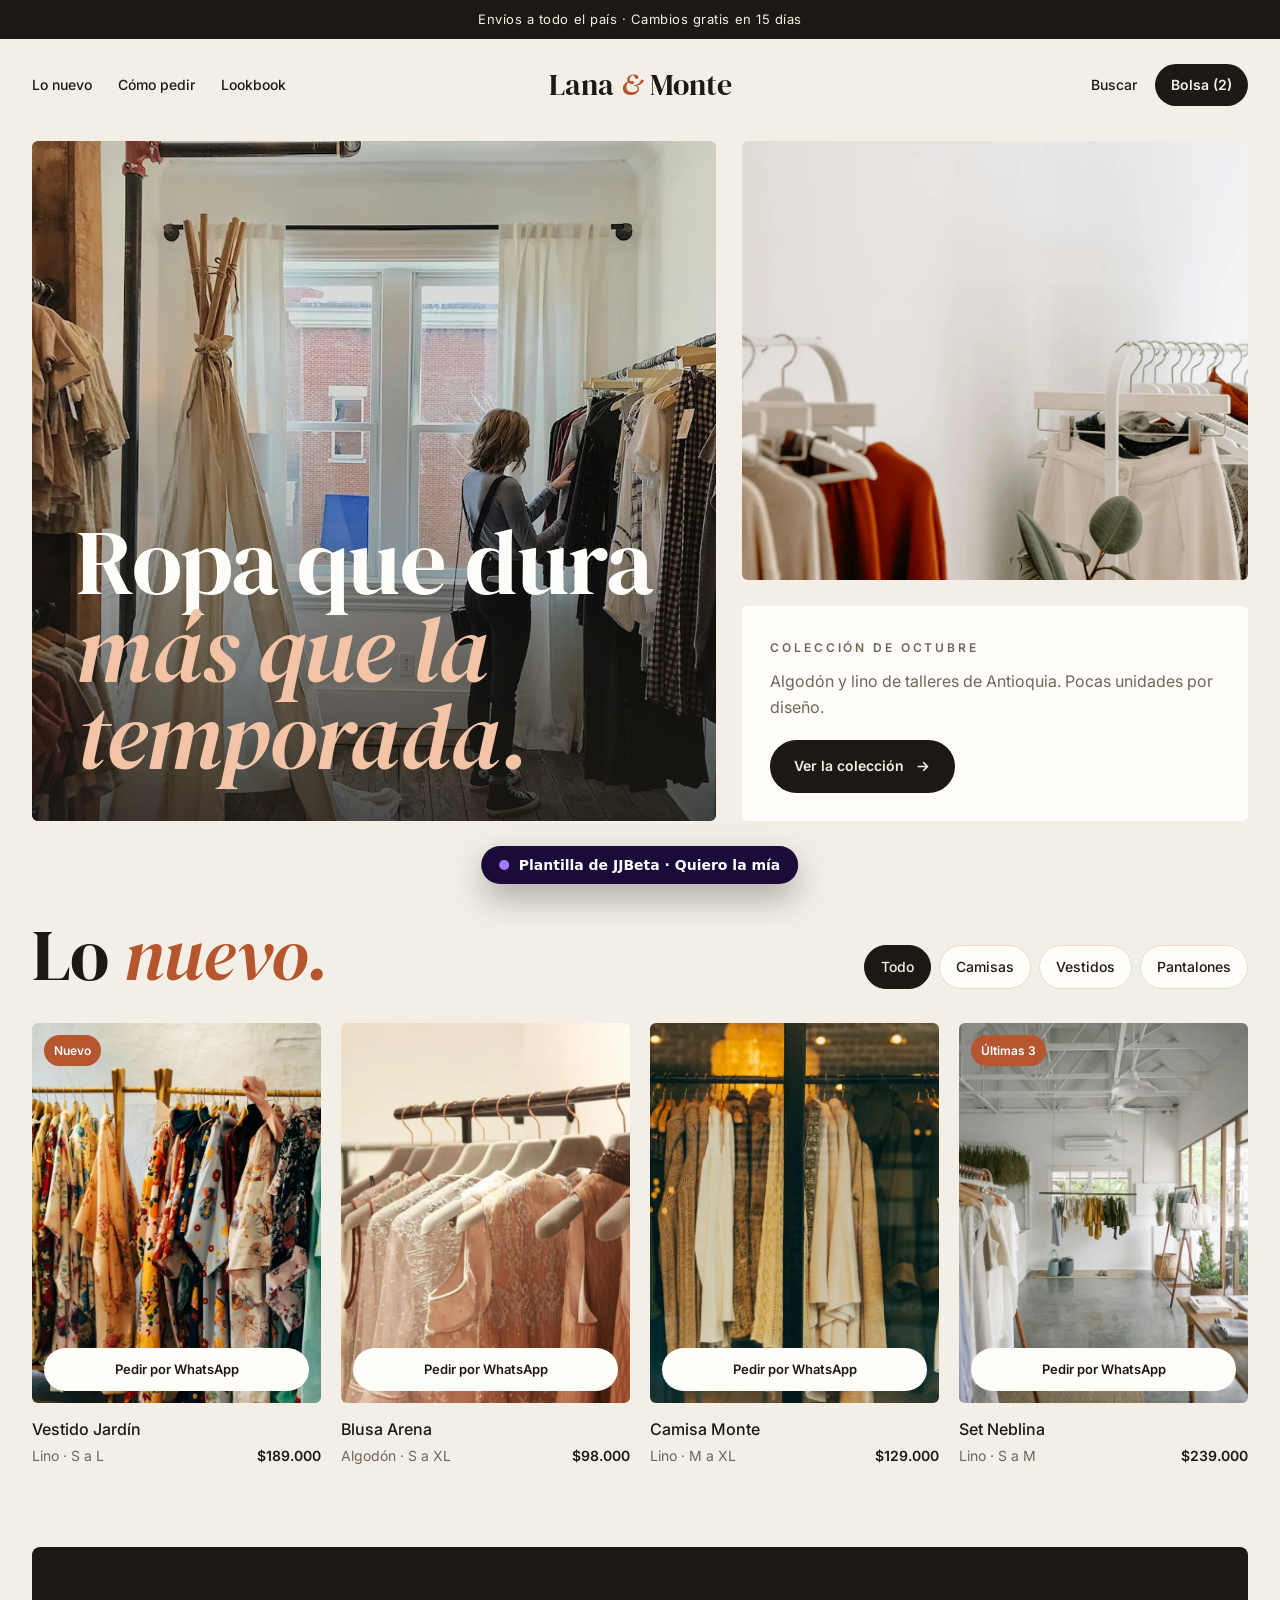
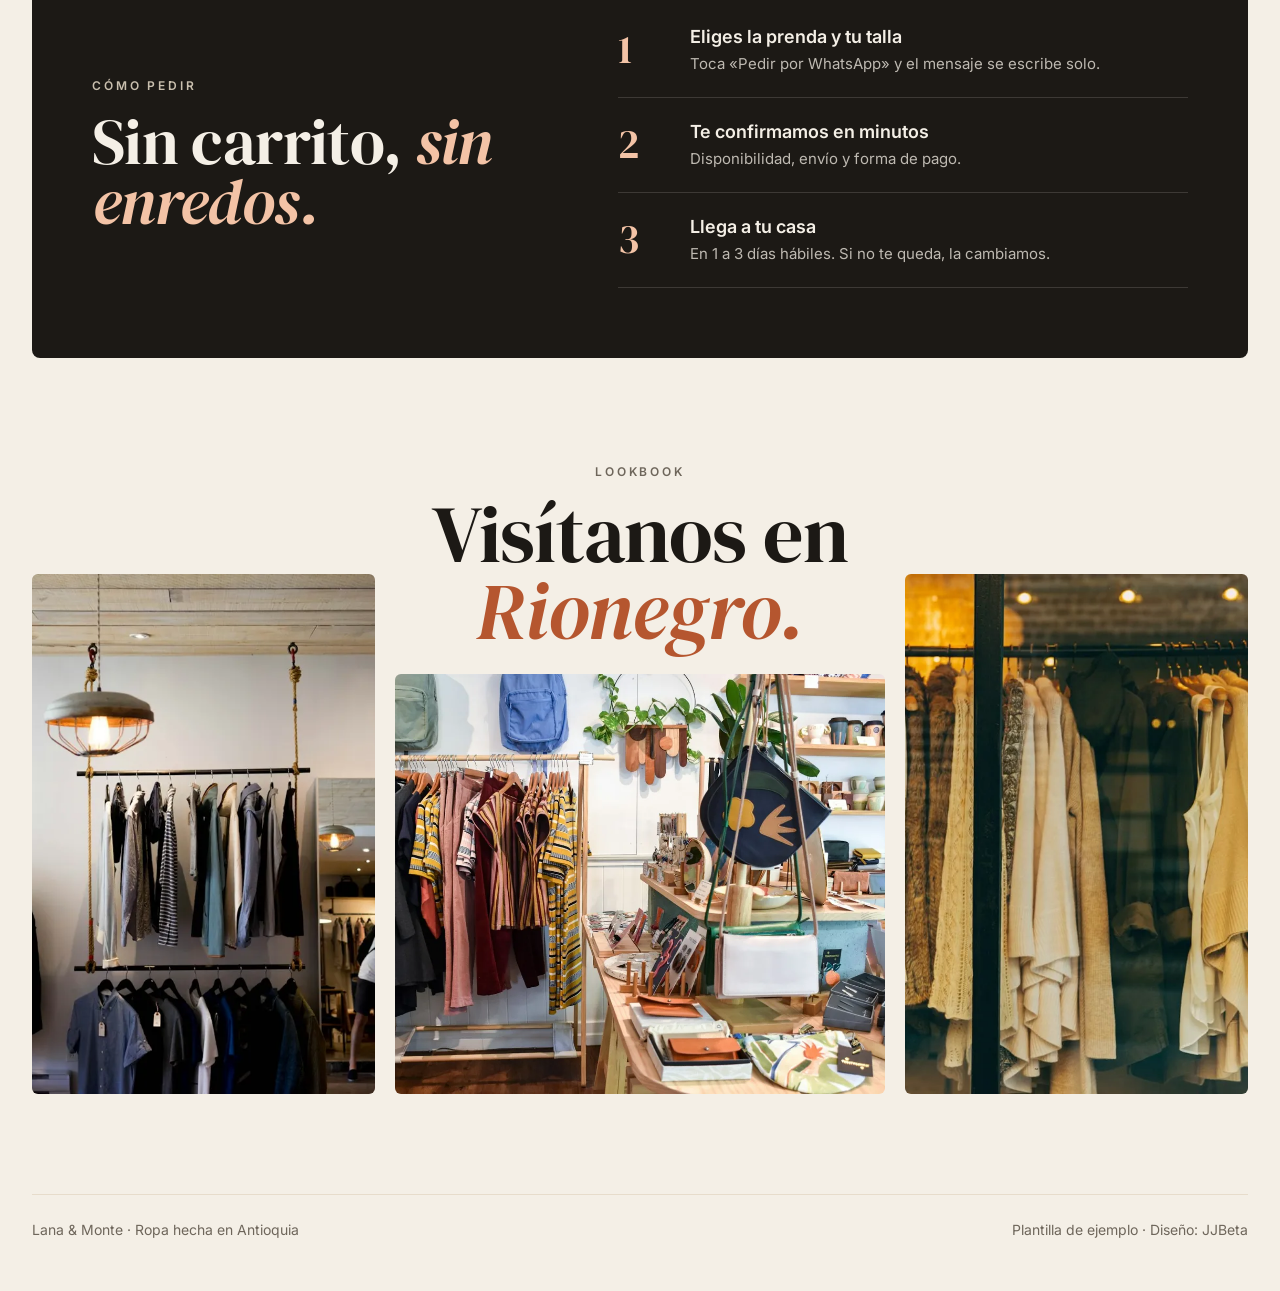
<file: ropa/index.html>
<!doctype html>
<html lang="es">
<head>
<meta charset="utf-8">
<meta name="viewport" content="width=device-width, initial-scale=1">
<meta name="robots" content="noindex">
<meta property="og:title" content="Lana & Monte · Plantilla de ejemplo de JJBeta">
<title>Lana &amp; Monte · Ropa hecha en Antioquia</title>
<link rel="preconnect" href="https://fonts.googleapis.com">
<link href="https://fonts.googleapis.com/css2?family=DM+Serif+Display:ital@0;1&family=Inter:wght@400;500;600&display=swap" rel="stylesheet">
<link rel="stylesheet" href="../_boceto.css">
<style>
:root { --cream: #f4efe6; --sand: #e7dccb; --terra: #b5562f; --ink: #1c1915; --soft: #6e665b; --white: #fffdf9; }
* { box-sizing: border-box; margin: 0; padding: 0; }
html { overflow-x: clip; }
body { background: var(--cream); color: var(--ink); font: 400 16px/1.6 'Inter', sans-serif; }
a { color: inherit; text-decoration: none; }
button { border: 0; background: none; font: inherit; color: inherit; cursor: pointer; }
.wrap { width: min(1280px, 100% - 64px); margin: 0 auto; }
.serif { font-family: 'DM Serif Display', serif; font-weight: 400; letter-spacing: -.01em; line-height: .95; }
.serif em { font-style: italic; color: var(--terra); }
.pill { display: inline-flex; align-items: center; gap: 10px; padding: 15px 24px; border-radius: 99px; font-weight: 600; font-size: 14px; }
.pill.solid { background: var(--ink); color: var(--cream); }
.pill.line { border: 1.5px solid var(--ink); }
.pill svg { width: 17px; height: 17px; }
.eyebrow { font-size: 12px; letter-spacing: .24em; text-transform: uppercase; font-weight: 600; color: var(--soft); }

.top { background: var(--ink); color: var(--cream); text-align: center; font-size: 13px; padding: 9px; letter-spacing: .04em; }
nav { display: grid; grid-template-columns: 1fr auto 1fr; align-items: center; padding: 22px 0; }
nav ul { display: flex; gap: 26px; list-style: none; font-size: 14px; font-weight: 500; }
.logo { font-family: 'DM Serif Display'; font-size: 30px; text-align: center; }
.logo em { color: var(--terra); }
nav .right { justify-self: end; display: flex; gap: 18px; align-items: center; font-size: 14px; font-weight: 500; }

.hero { display: grid; grid-template-columns: 1.15fr .85fr; gap: 26px; padding-top: 10px; height: 690px; }
.hero .ph { border-radius: 6px; overflow: hidden; height: 100%; position: relative; }
.hero .ph.main::after { content: ''; position: absolute; inset: 0; background: linear-gradient(0deg, rgb(28 25 21 / .72) 0%, rgb(28 25 21 / .15) 45%, transparent 70%); }
.hero .ph img { width: 100%; height: 100%; object-fit: cover; }
.hero .side { display: grid; grid-template-rows: 1fr auto; gap: 26px; min-height: 0; }
.hero h1 { position: absolute; z-index: 1; left: 44px; right: 44px; bottom: 40px; font-size: 92px; color: var(--white); }
.hero h1 em { color: #f3c3a6; }
.hero .side .ph { min-height: 0; }
.hero .note { background: var(--white); border-radius: 6px; padding: 28px; }
.hero .note p { color: var(--soft); margin: 10px 0 20px; }

.new { padding: 100px 0 80px; }
.head { display: flex; justify-content: space-between; align-items: end; margin-bottom: 34px; gap: 20px; }
.head h2 { font-size: 72px; }
.chips { display: flex; gap: 8px; }
.chip { padding: 10px 16px; border-radius: 99px; border: 1.5px solid var(--sand); font-size: 14px; font-weight: 500; background: var(--white); }
.chip.on { background: var(--ink); color: var(--cream); border-color: var(--ink); }
.products { display: grid; grid-template-columns: repeat(4, 1fr); gap: 20px; }
.card .ph { height: 380px; border-radius: 6px; overflow: hidden; position: relative; background: var(--sand); }
.card img { width: 100%; height: 100%; object-fit: cover; transition: transform .6s; }
.card:hover img { transform: scale(1.04); }
.card .quick { position: absolute; left: 12px; right: 12px; bottom: 12px; background: var(--white); border-radius: 99px; padding: 11px; text-align: center; font-weight: 600; font-size: 13px; }
.card h3 { font-weight: 500; font-size: 16px; margin-top: 14px; }
.card .meta { display: flex; justify-content: space-between; color: var(--soft); font-size: 14px; margin-top: 2px; }
.card .meta b { color: var(--ink); font-weight: 600; }
.badge { position: absolute; top: 12px; left: 12px; background: var(--terra); color: #fff; font-size: 12px; font-weight: 600; padding: 6px 10px; border-radius: 99px; }

.how { background: var(--ink); color: var(--cream); border-radius: 8px; padding: 70px 60px; display: grid; grid-template-columns: .9fr 1.1fr; gap: 60px; align-items: center; }
.how h2 { font-size: 64px; }
.how h2 em { color: #f3c3a6; }
.steps { display: grid; gap: 14px; }
.step { display: grid; grid-template-columns: 56px 1fr; gap: 16px; align-items: center; border-bottom: 1px solid rgb(244 239 230 / .15); padding-bottom: 16px; }
.step b { font-family: 'DM Serif Display'; font-size: 40px; color: #f3c3a6; font-weight: 400; }
.step p { color: rgb(244 239 230 / .75); font-size: 15px; } .step h3 { font-weight: 600; font-size: 18px; }

.look { padding: 100px 0; display: grid; grid-template-columns: .7fr 1fr .7fr; gap: 20px; align-items: end; }
.look .ph { border-radius: 6px; overflow: hidden; } .look img { width: 100%; height: 100%; object-fit: cover; display: block; }
.look .mid { text-align: center; }
.look .mid h2 { font-size: 80px; margin-bottom: 26px; }
.look .mid .ph { height: 420px; }

footer { padding: 0 0 50px; color: var(--soft); font-size: 14px; }
footer .wrap { display: flex; justify-content: space-between; border-top: 1px solid var(--sand); padding-top: 24px; }

@media (max-width: 760px) {
  .wrap { width: calc(100% - 32px); }
  nav { grid-template-columns: auto 1fr; } nav ul { display: none; } .logo { text-align: left; }
  .hero { grid-template-columns: 1fr; height: auto; }
  .hero .ph.main { height: 520px; }
  .hero h1 { left: 22px; right: 22px; bottom: 26px; font-size: 54px; }
  .hero .side { grid-template-rows: auto; } .hero .side .ph { display: none; }
  .head { flex-direction: column; align-items: start; } .head h2 { font-size: 46px; } .chips { flex-wrap: wrap; }
  .products { grid-template-columns: 1fr 1fr; gap: 14px; } .card .ph { height: 240px; }
  .card .quick { left: 8px; right: 8px; bottom: 8px; padding: 9px 6px; font-size: 11.5px; white-space: nowrap; }
  .card .meta { flex-direction: column; gap: 0; }
  .how { grid-template-columns: 1fr; padding: 40px 24px; } .how h2 { font-size: 42px; }
  .look { grid-template-columns: 1fr 1fr; } .look .mid { grid-column: span 2; order: -1; } .look .mid h2 { font-size: 50px; } .look .mid .ph { height: 300px; }
  footer .wrap { flex-direction: column; gap: 8px; }
}
</style>
</head>
<body>
<p class="top">Envíos a todo el país · Cambios gratis en 15 días</p>
<div class="wrap">
  <nav aria-label="Principal"><ul><li><a href="#nuevo">Lo nuevo</a></li><li><a href="#pedir">Cómo pedir</a></li><li><a href="#look">Lookbook</a></li></ul><a class="logo" href="#">Lana <em>&amp;</em> Monte</a><div class="right"><a href="#">Buscar</a><a class="pill solid" style="padding:10px 16px" href="#">Bolsa (2)</a></div></nav>
  <header class="hero">
    <div class="ph main"><img src="fotos/u-1525562723836-dca67a71d5f1.webp" alt="Mujer eligiendo ropa en la tienda"><h1 class="serif">Ropa que dura <em>más que la temporada.</em></h1></div>
    <div class="side">
      <div class="ph"><img src="fotos/u-1603400521630-9f2de124b33b.webp" alt="Prendas en tonos neutros"></div>
      <div class="note"><span class="eyebrow">Colección de octubre</span><p>Algodón y lino de talleres de Antioquia. Pocas unidades por diseño.</p><a class="pill solid" href="#nuevo">Ver la colección <svg viewBox="0 0 24 24" fill="none" stroke="currentColor" stroke-width="2.2"><path d="M5 12h14M13 6l6 6-6 6"/></svg></a></div>
    </div>
  </header>

  <section class="new" id="nuevo">
    <div class="head"><h2 class="serif">Lo <em>nuevo.</em></h2><div class="chips" role="group" aria-label="Filtrar"><button class="chip on">Todo</button><button class="chip">Camisas</button><button class="chip">Vestidos</button><button class="chip">Pantalones</button></div></div>
    <div class="products">
      <article class="card"><div class="ph"><span class="badge">Nuevo</span><img src="fotos/u-1583316174775-bd6dc0e9f298.webp" alt="Vestidos estampados"><a class="quick" href="#">Pedir por WhatsApp</a></div><h3>Vestido Jardín</h3><p class="meta"><span>Lino · S a L</span><b>$189.000</b></p></article>
      <article class="card"><div class="ph"><img src="fotos/u-1573879500655-98f2012dd1db.webp" alt="Blusas en tonos rosados"><a class="quick" href="#">Pedir por WhatsApp</a></div><h3>Blusa Arena</h3><p class="meta"><span>Algodón · S a XL</span><b>$98.000</b></p></article>
      <article class="card"><div class="ph"><img src="fotos/u-1445205170230-053b83016050.webp" alt="Camisas colgadas"><a class="quick" href="#">Pedir por WhatsApp</a></div><h3>Camisa Monte</h3><p class="meta"><span>Lino · M a XL</span><b>$129.000</b></p></article>
      <article class="card"><div class="ph"><span class="badge">Últimas 3</span><img src="fotos/u-1621261027519-a71ac66d5a68.webp" alt="Prendas claras en perchero"><a class="quick" href="#">Pedir por WhatsApp</a></div><h3>Set Neblina</h3><p class="meta"><span>Lino · S a M</span><b>$239.000</b></p></article>
    </div>
  </section>

  <section class="how" id="pedir">
    <div><span class="eyebrow" style="color:#c9bfae">Cómo pedir</span><h2 class="serif" style="margin-top:14px">Sin carrito, <em>sin enredos.</em></h2></div>
    <div class="steps">
      <div class="step"><b>1</b><div><h3>Eliges la prenda y tu talla</h3><p>Toca «Pedir por WhatsApp» y el mensaje se escribe solo.</p></div></div>
      <div class="step"><b>2</b><div><h3>Te confirmamos en minutos</h3><p>Disponibilidad, envío y forma de pago.</p></div></div>
      <div class="step"><b>3</b><div><h3>Llega a tu casa</h3><p>En 1 a 3 días hábiles. Si no te queda, la cambiamos.</p></div></div>
    </div>
  </section>

  <section class="look" id="look">
    <div class="ph" style="height:520px"><img src="fotos/u-1441984904996-e0b6ba687e04.webp" alt="Interior de la tienda"></div>
    <div class="mid"><span class="eyebrow">Lookbook</span><h2 class="serif" style="margin-top:12px">Visítanos en <em>Rionegro.</em></h2><div class="ph"><img src="fotos/u-1573612664822-d7d347da7b80.webp" alt="Mesa con accesorios en la tienda"></div></div>
    <div class="ph" style="height:520px"><img src="fotos/u-1445205170230-053b83016050.webp" alt="Perchero de prendas" style="object-position:70% 50%"></div>
  </section>
</div>
<footer><div class="wrap"><span>Lana &amp; Monte · Ropa hecha en Antioquia</span><span>Plantilla de ejemplo · Diseño: JJBeta</span></div></footer>

<a href="https://jjbeta-dev.github.io/plantillas/" style="position:fixed;left:50%;bottom:16px;transform:translateX(-50%);z-index:99;display:flex;gap:10px;align-items:center;background:oklch(20.74% 0.0865 291.29);color:#fff;font:600 14px/1 system-ui,sans-serif;padding:12px 18px;border-radius:99px;box-shadow:0 14px 34px rgb(0 0 0 / .3);text-decoration:none;white-space:nowrap"><span style="width:10px;height:10px;border-radius:50%;background:oklch(68.15% 0.1905 295.86)"></span>Plantilla de JJBeta · Quiero la mía</a>
<script src="../_boceto.js"></script>
</body>
</html>
</file>
<file: _boceto.css>
/* Modo boceto compartido: abrir cualquier plantilla con ?sketch la dibuja a lápiz. */
body.sketch { background: #f6f1e6 !important; color: transparent; }
.sketch > *:not(svg):not(script) { filter: url(#rough); }
.sketch * { color: transparent !important; text-shadow: none !important; box-shadow: none !important; background-color: transparent !important; background-image: none !important; }
.sketch :is(.hero, .band, section, header, footer)::before, .sketch :is(.hero, .band, section, header, footer)::after { display: none !important; }
.sketch .ln { background-image: linear-gradient(#4a4a4a, #4a4a4a) !important; background-size: 100% 2.5px !important; background-position: 0 72% !important; background-repeat: no-repeat !important; box-decoration-break: clone; -webkit-box-decoration-break: clone; }
.sketch :is(h1, h2, h3) .ln { background-image: repeating-linear-gradient(-55deg, #3a3a3a 0 2px, transparent 2px 9px) !important; background-size: 100% 70% !important; background-position: 0 60% !important; }
.sketch img, .sketch svg:not([width="0"]) { visibility: hidden; }
.sketch :is(.pill, .chip, .ph, .card, .box, .tag, .stamp, .field) { border: 3px solid #3a3a3a !important; }
.sketch .ph { background-image: linear-gradient(to top right, transparent calc(50% - 1.5px), #8a8a8a calc(50% - 1.5px) calc(50% + 1.5px), transparent calc(50% + 1.5px)), linear-gradient(to top left, transparent calc(50% - 1.5px), #8a8a8a calc(50% - 1.5px) calc(50% + 1.5px), transparent calc(50% + 1.5px)) !important; }
.sketch :is(.line, hr, .row, footer .wrap) { border-color: #3a3a3a !important; }
.sketch .ph::before, .sketch .ph::after { display: none !important; }
</file>
